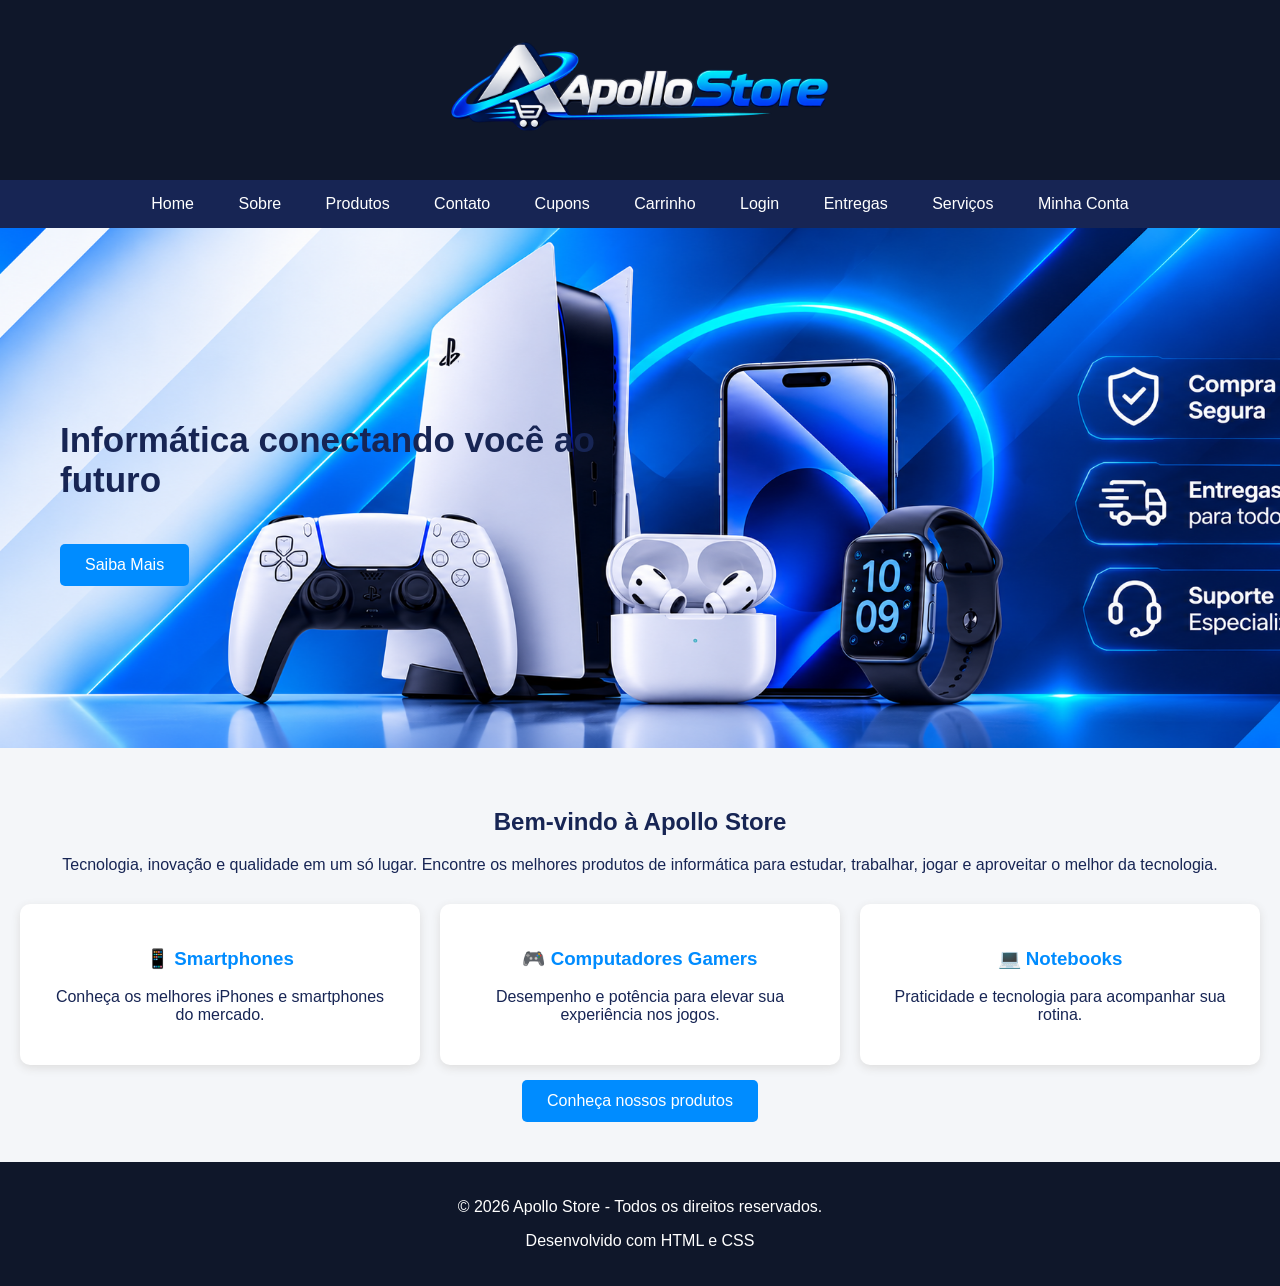
<file: index.html>
<!DOCTYPE html>
<html lang="pt-br">

<head>
    <meta charset="UTF-8">
    <meta name="viewport" content="width=device-width, initial-scale=1.0">
    <link rel="icon" type="image/png" href="./img/logo.png">

    <title>Apollo Store</title>

    <link rel="stylesheet" href="css/estilos.css">
</head>

<body>

    <header>

        <div class="logo">

            <img src="img/logo.png" alt="Logo">

        </div>

    </header>

    <nav>
        <a class="ativo" href="index.html">Home</a>
        <a href="sobre.html">Sobre</a>
        <a href="produtos.html">Produtos</a>
        <a href="contato.html">Contato</a>
        <a href="cupons.html">Cupons</a>
        <a href="carrinho.html">Carrinho</a>
        <a href="login.html">Login</a>
        <a href="entregas.html">Entregas</a>
        <a href="servicos.html">Serviços</a>
        <a href="minhaconta.html">Minha Conta</a>
    </nav>

    <main>

        <section class="banner" id="inicio">

            <div class="texto-banner">

                <h2>Informática conectando você ao futuro</h2>

                <a href="#sobre" class="botao">Saiba Mais</a>

            </div>

        </section>

        <section class="conteudo" id="sobre">

            <h2>Bem-vindo à Apollo Store</h2>

            <p class="descricao-home">
                Tecnologia, inovação e qualidade em um só lugar.
                Encontre os melhores produtos de informática para
                estudar, trabalhar, jogar e aproveitar o melhor da tecnologia.
            </p>

            <div class="cards">

                <div class="card">
                    <h3>📱 Smartphones</h3>
                    <p>Conheça os melhores iPhones e smartphones do mercado.</p>
                </div>

                <div class="card">
                    <h3>🎮 Computadores Gamers</h3>
                    <p>Desempenho e potência para elevar sua experiência nos jogos.</p>
                </div>

                <div class="card">
                    <h3>💻 Notebooks</h3>
                    <p>Praticidade e tecnologia para acompanhar sua rotina.</p>
                </div>

            </div>

            <a href="produtos.html" class="botao">
                Conheça nossos produtos
            </a>

        </section>

    </main>

    <footer id="contato">

        <p>&copy; 2026 Apollo Store - Todos os direitos reservados.</p>

        <p>Desenvolvido com HTML e CSS</p>

    </footer>

    <script src="js/scripts.js"></script>

</body>

</html>
</file>
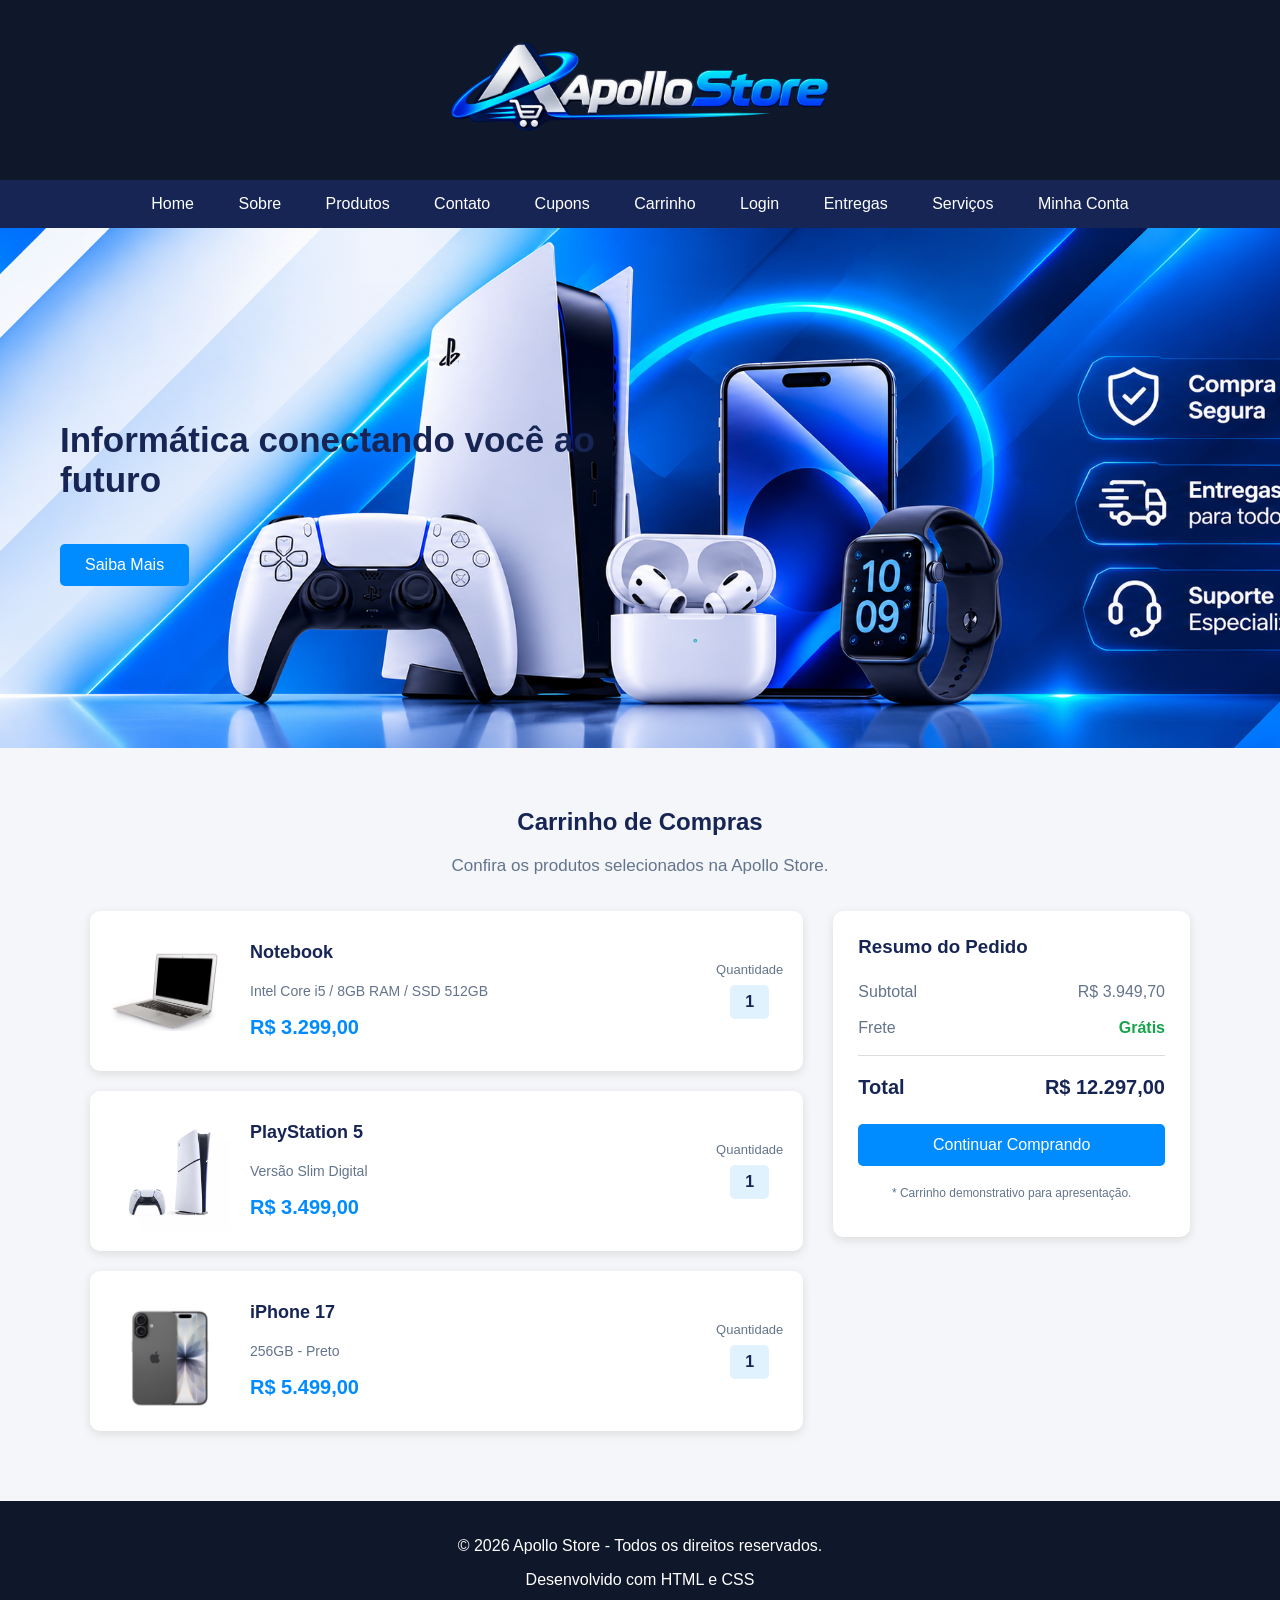
<file: carrinho.html>
<!DOCTYPE html>
<html lang="pt-br">

<head>
    <meta charset="UTF-8">
    <meta name="viewport" content="width=device-width, initial-scale=1.0">
    <link rel="icon" type="image/png" href="./img/logo.png">

    <title>Apollo Store</title>

    <link rel="stylesheet" href="css/estilos.css">
</head>

<body>

    <header>

        <div class="logo">

            <img src="img/logo.png" alt="Logo">

        </div>

    </header>

    <nav>
        <a href="index.html">Home</a>
        <a href="sobre.html">Sobre</a>
        <a href="produtos.html">Produtos</a>
        <a href="contato.html">Contato</a>
        <a href="cupons.html">Cupons</a>
        <a class="ativo" href="carrinho.html">Carrinho</a>
        <a href="login.html">Login</a>
        <a href="entregas.html">Entregas</a>
        <a href="servicos.html">Serviços</a>
        <a href="minhaconta.html">Minha Conta</a>
    </nav>

    <main>

        <section class="banner" id="inicio">

            <div class="texto-banner">

                <h2>Informática conectando você ao futuro</h2>

                <a href="#sobre" class="botao">Saiba Mais</a>

            </div>

        </section>

        <section class="conteudo">

            <h2>Carrinho de Compras</h2>

            <p class="descricao-carrinho">
                Confira os produtos selecionados na Apollo Store.
            </p>

            <div class="carrinho-container">

                <div class="carrinho-produtos">

                    <div class="produto-carrinho">

                        <img src="img/notebook.jpg" alt="Notebook">

                        <div class="produto-info">
                            <h3>Notebook</h3>
                            <p>Intel Core i5 / 8GB RAM / SSD 512GB</p>
                            <span class="preco-produto">R$ 3.299,00</span>
                        </div>

                        <div class="quantidade">
                            <span>Quantidade</span>
                            <strong>1</strong>
                        </div>

                    </div>

                    <div class="produto-carrinho">

                        <img src="img/PlayStation5.jpg" alt="PlayStation 5">

                        <div class="produto-info">
                            <h3>PlayStation 5</h3>
                            <p>Versão Slim Digital</p>
                            <span class="preco-produto">R$ 3.499,00</span>
                        </div>

                        <div class="quantidade">
                            <span>Quantidade</span>
                            <strong>1</strong>
                        </div>

                    </div>

                    <div class="produto-carrinho">

                        <img src="img/Iphone17.jpg" alt="Teclado Gamer">

                        <div class="produto-info">
                            <h3>iPhone 17</h3>
                            <p>256GB - Preto</p>
                            <span class="preco-produto">R$ 5.499,00</span>
                        </div>

                        <div class="quantidade">
                            <span>Quantidade</span>
                            <strong>1</strong>
                        </div>

                    </div>

                </div>

                <div class="resumo-carrinho">

                    <h3>Resumo do Pedido</h3>

                    <div class="resumo-linha">
                        <span>Subtotal</span>
                        <span>R$ 3.949,70</span>
                    </div>

                    <div class="resumo-linha">
                        <span>Frete</span>
                        <span class="frete-gratis">Grátis</span>
                    </div>

                    <div class="resumo-linha total">
                        <span>Total</span>
                        <span>R$ 12.297,00</span>
                    </div>

                    <a href="produtos.html" class="botao continuar-comprando">
                        Continuar Comprando
                    </a>

                    <p class="aviso-carrinho">
                        * Carrinho demonstrativo para apresentação.
                    </p>

                </div>

            </div>

        </section>

    </main>

    <footer id="contato">

        <p>&copy; 2026 Apollo Store - Todos os direitos reservados.</p>

        <p>Desenvolvido com HTML e CSS</p>

    </footer>

    <script src="js/scripts.js"></script>

</body>

</html>
</file>
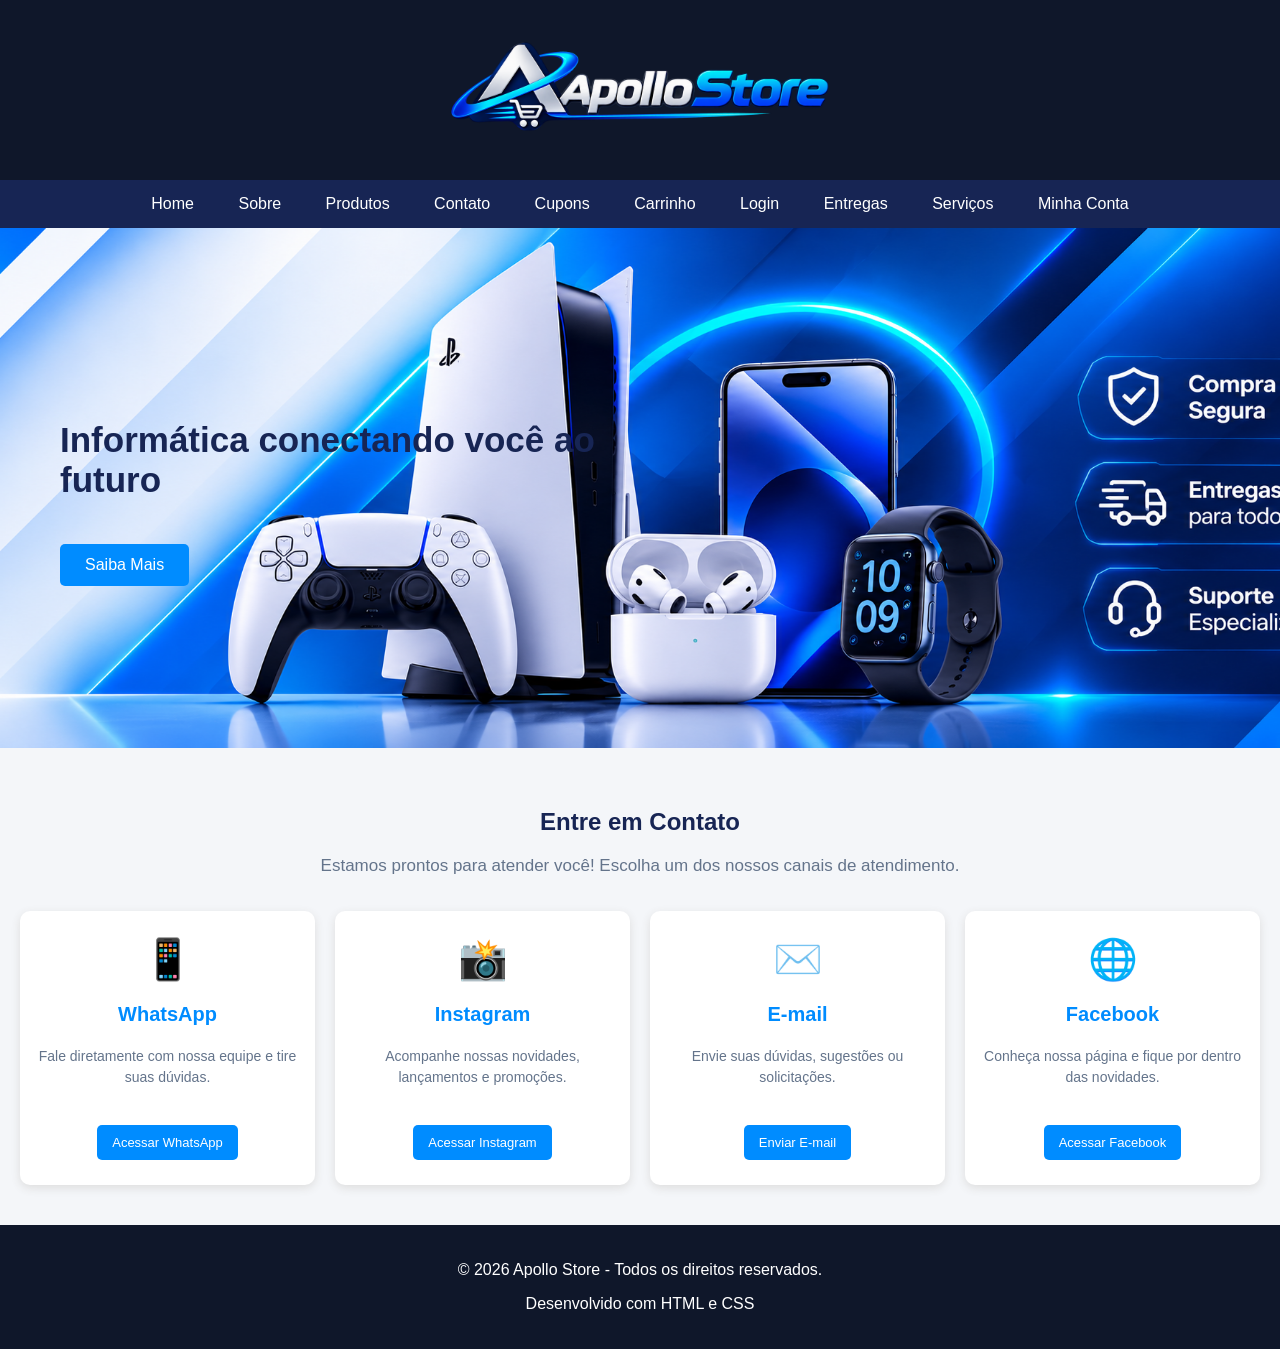
<file: contato.html>
<!DOCTYPE html>
<html lang="pt-br">

<head>
    <meta charset="UTF-8">
    <meta name="viewport" content="width=device-width, initial-scale=1.0">
    <link rel="icon" type="image/png" href="./img/logo.png">

    <title>Apollo Store</title>

    <link rel="stylesheet" href="css/estilos.css">
</head>

<body>

    <header>

        <div class="logo">

            <img src="img/logo.png" alt="Logo">

        </div>

    </header>

    <nav>
        <a href="index.html">Home</a>
        <a href="sobre.html">Sobre</a>
        <a href="produtos.html">Produtos</a>
        <a class="ativo" href="contato.html">Contato</a>
        <a href="cupons.html">Cupons</a>
        <a href="carrinho.html">Carrinho</a>
        <a href="login.html">Login</a>
        <a href="entregas.html">Entregas</a>
        <a href="servicos.html">Serviços</a>
        <a href="minhaconta.html">Minha Conta</a>
    </nav>

    <main>

        <section class="banner" id="inicio">

            <div class="texto-banner">

                <h2>Informática conectando você ao futuro</h2>

                <a href="#sobre" class="botao">Saiba Mais</a>

            </div>

        </section>

        <section class="conteudo">

            <h2>Entre em Contato</h2>

            <p class="descricao-contato">
                Estamos prontos para atender você!
                Escolha um dos nossos canais de atendimento.
            </p>

            <div class="contatos">

                <div class="contato-card">

                    <div class="icone-contato">📱</div>

                    <h3>WhatsApp</h3>

                    <p>
                        Fale diretamente com nossa equipe
                        e tire suas dúvidas.
                    </p>

                    <a href="https://wa.me/5500000000000"
                       target="_blank">
                        Acessar WhatsApp
                    </a>

                </div>

                <div class="contato-card">

                    <div class="icone-contato">📸</div>

                    <h3>Instagram</h3>

                    <p>
                        Acompanhe nossas novidades,
                        lançamentos e promoções.
                    </p>

                    <a href="https://www.instagram.com/"
                       target="_blank">
                        Acessar Instagram
                    </a>

                </div>

                <div class="contato-card">

                    <div class="icone-contato">✉️</div>

                    <h3>E-mail</h3>

                    <p>
                        Envie suas dúvidas, sugestões
                        ou solicitações.
                    </p>

                    <a href="mailto:contato@apollostore.com.br">
                        Enviar E-mail
                    </a>

                </div>

                <div class="contato-card">

                    <div class="icone-contato">🌐</div>

                    <h3>Facebook</h3>

                    <p>
                        Conheça nossa página e fique
                        por dentro das novidades.
                    </p>

                    <a href="https://www.facebook.com/"
                       target="_blank">
                        Acessar Facebook
                    </a>

                </div>

            </div>

        </section>

    </main>

    <footer id="contato">

        <p>&copy; 2026 Apollo Store - Todos os direitos reservados.</p>

        <p>Desenvolvido com HTML e CSS</p>

    </footer>

    <script src="js/scripts.js"></script>

</body>

</html>
</file>
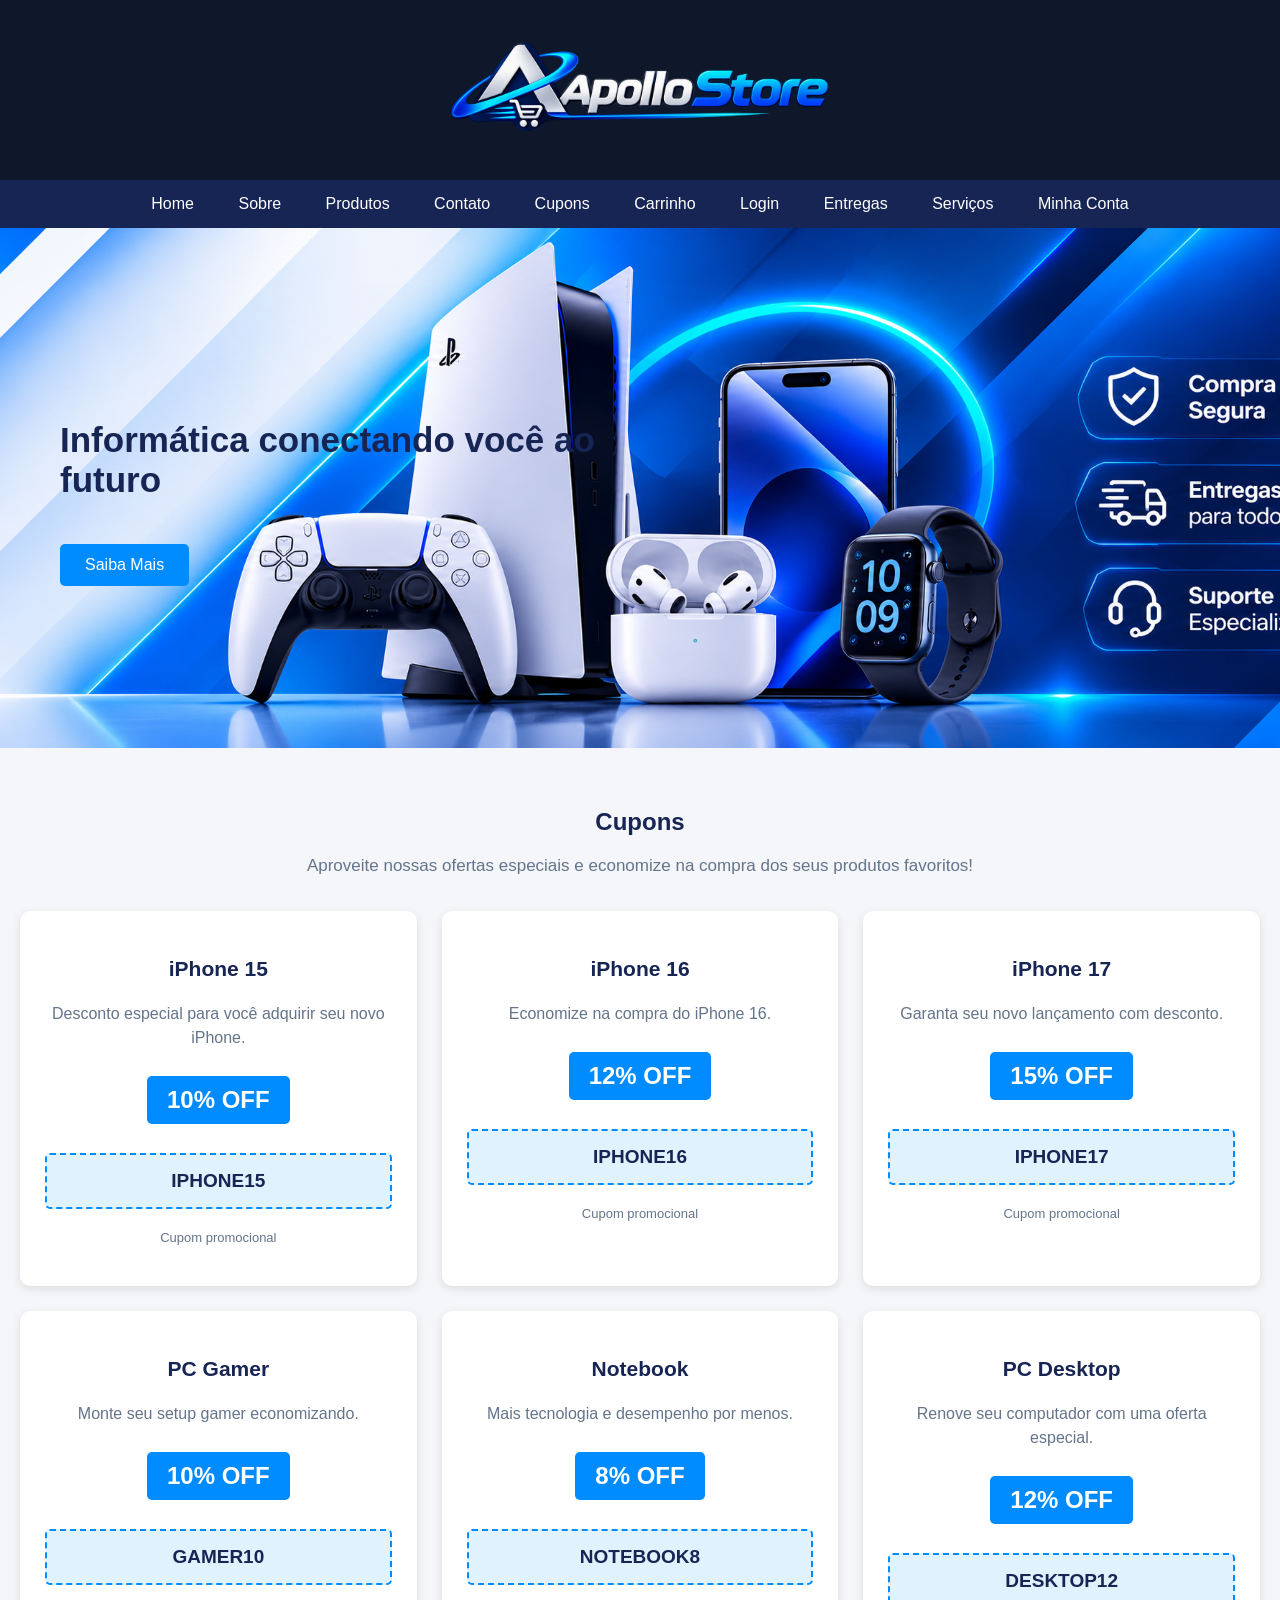
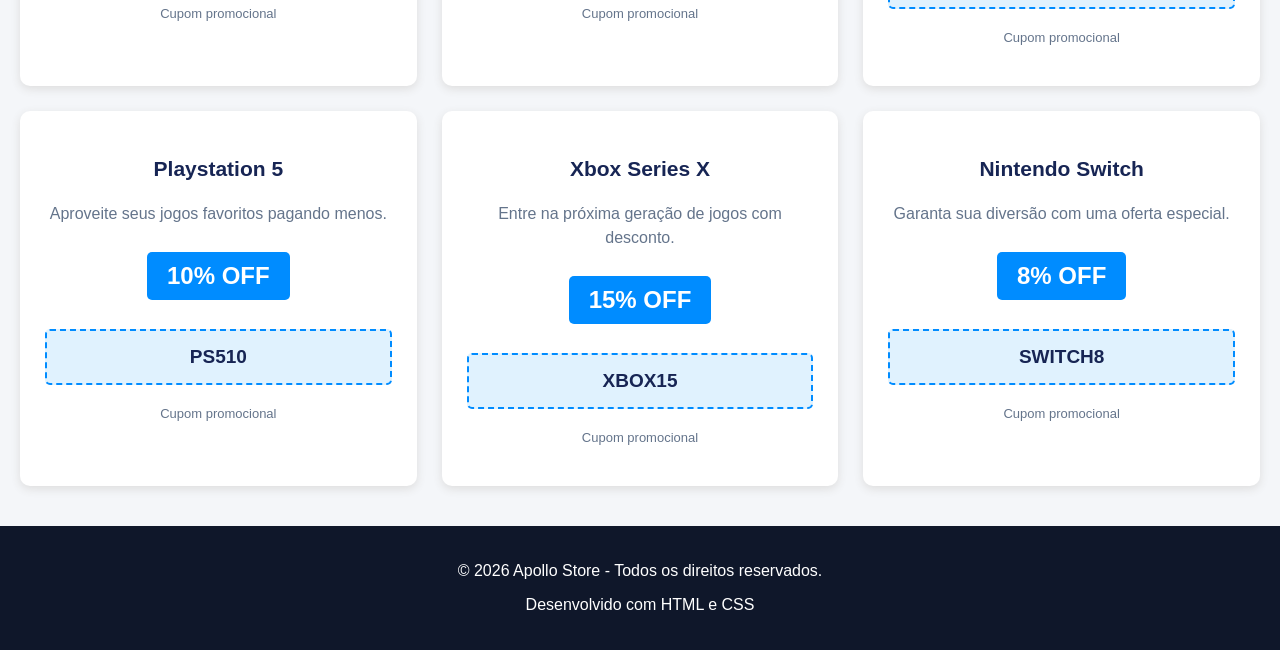
<file: cupons.html>
<!DOCTYPE html>
<html lang="pt-br">

<head>
    <meta charset="UTF-8">
    <meta name="viewport" content="width=device-width, initial-scale=1.0">
    <link rel="icon" type="image/png" href="./img/logo.png">

    <title>Apollo Store</title>

    <link rel="stylesheet" href="css/estilos.css">
</head>

<body>

    <header>

        <div class="logo">

            <img src="img/logo.png" alt="Logo">

        </div>

    </header>

    <nav>
        <a href="index.html">Home</a>
        <a href="sobre.html">Sobre</a>
        <a href="produtos.html">Produtos</a>
        <a href="contato.html">Contato</a>
        <a class="ativo" href="cupons.html">Cupons</a>
        <a href="carrinho.html">Carrinho</a>
        <a href="login.html">Login</a>
        <a href="entregas.html">Entregas</a>
        <a href="servicos.html">Serviços</a>
        <a href="minhaconta.html">Minha Conta</a>
    </nav>

    <main>

        <section class="banner" id="inicio">

            <div class="texto-banner">

                <h2>Informática conectando você ao futuro</h2>

                <a href="#sobre" class="botao">Saiba Mais</a>

            </div>

        </section>

        <section class="conteudo">

            <h2>Cupons</h2>

            <p class="descricao-cupons">
                Aproveite nossas ofertas especiais e economize na compra
                dos seus produtos favoritos!
            </p>

            <div class="cupons">

                <div class="cupom-card">
                    <h3>iPhone 15</h3>
                    <p>Desconto especial para você adquirir seu novo iPhone.</p>
                    <span class="desconto">10% OFF</span>
                    <p class="codigo">IPHONE15</p>
                    <p class="validade">Cupom promocional</p>
                </div>

                <div class="cupom-card">
                    <h3>iPhone 16</h3>
                    <p>Economize na compra do iPhone 16.</p>
                    <span class="desconto">12% OFF</span>
                    <p class="codigo">IPHONE16</p>
                    <p class="validade">Cupom promocional</p>
                </div>

                <div class="cupom-card">
                    <h3>iPhone 17</h3>
                    <p>Garanta seu novo lançamento com desconto.</p>
                    <span class="desconto">15% OFF</span>
                    <p class="codigo">IPHONE17</p>
                    <p class="validade">Cupom promocional</p>
                </div>

                <div class="cupom-card">
                    <h3>PC Gamer</h3>
                    <p>Monte seu setup gamer economizando.</p>
                    <span class="desconto">10% OFF</span>
                    <p class="codigo">GAMER10</p>
                    <p class="validade">Cupom promocional</p>
                </div>

                <div class="cupom-card">
                    <h3>Notebook</h3>
                    <p>Mais tecnologia e desempenho por menos.</p>
                    <span class="desconto">8% OFF</span>
                    <p class="codigo">NOTEBOOK8</p>
                    <p class="validade">Cupom promocional</p>
                </div>

                <div class="cupom-card">
                    <h3>PC Desktop</h3>
                    <p>Renove seu computador com uma oferta especial.</p>
                    <span class="desconto">12% OFF</span>
                    <p class="codigo">DESKTOP12</p>
                    <p class="validade">Cupom promocional</p>
                </div>

                <div class="cupom-card">
                    <h3>Playstation 5</h3>
                    <p>Aproveite seus jogos favoritos pagando menos.</p>
                    <span class="desconto">10% OFF</span>
                    <p class="codigo">PS510</p>
                    <p class="validade">Cupom promocional</p>
                </div>

                <div class="cupom-card">
                    <h3>Xbox Series X</h3>
                    <p>Entre na próxima geração de jogos com desconto.</p>
                    <span class="desconto">15% OFF</span>
                    <p class="codigo">XBOX15</p>
                    <p class="validade">Cupom promocional</p>
                </div>

                <div class="cupom-card">
                    <h3>Nintendo Switch</h3>
                    <p>Garanta sua diversão com uma oferta especial.</p>
                    <span class="desconto">8% OFF</span>
                    <p class="codigo">SWITCH8</p>
                    <p class="validade">Cupom promocional</p>
                </div>

            </div>

        </section>

    </main>

    <footer id="contato">

        <p>&copy; 2026 Apollo Store - Todos os direitos reservados.</p>

        <p>Desenvolvido com HTML e CSS</p>

    </footer>

    <script src="js/scripts.js"></script>

</body>

</html>
</file>
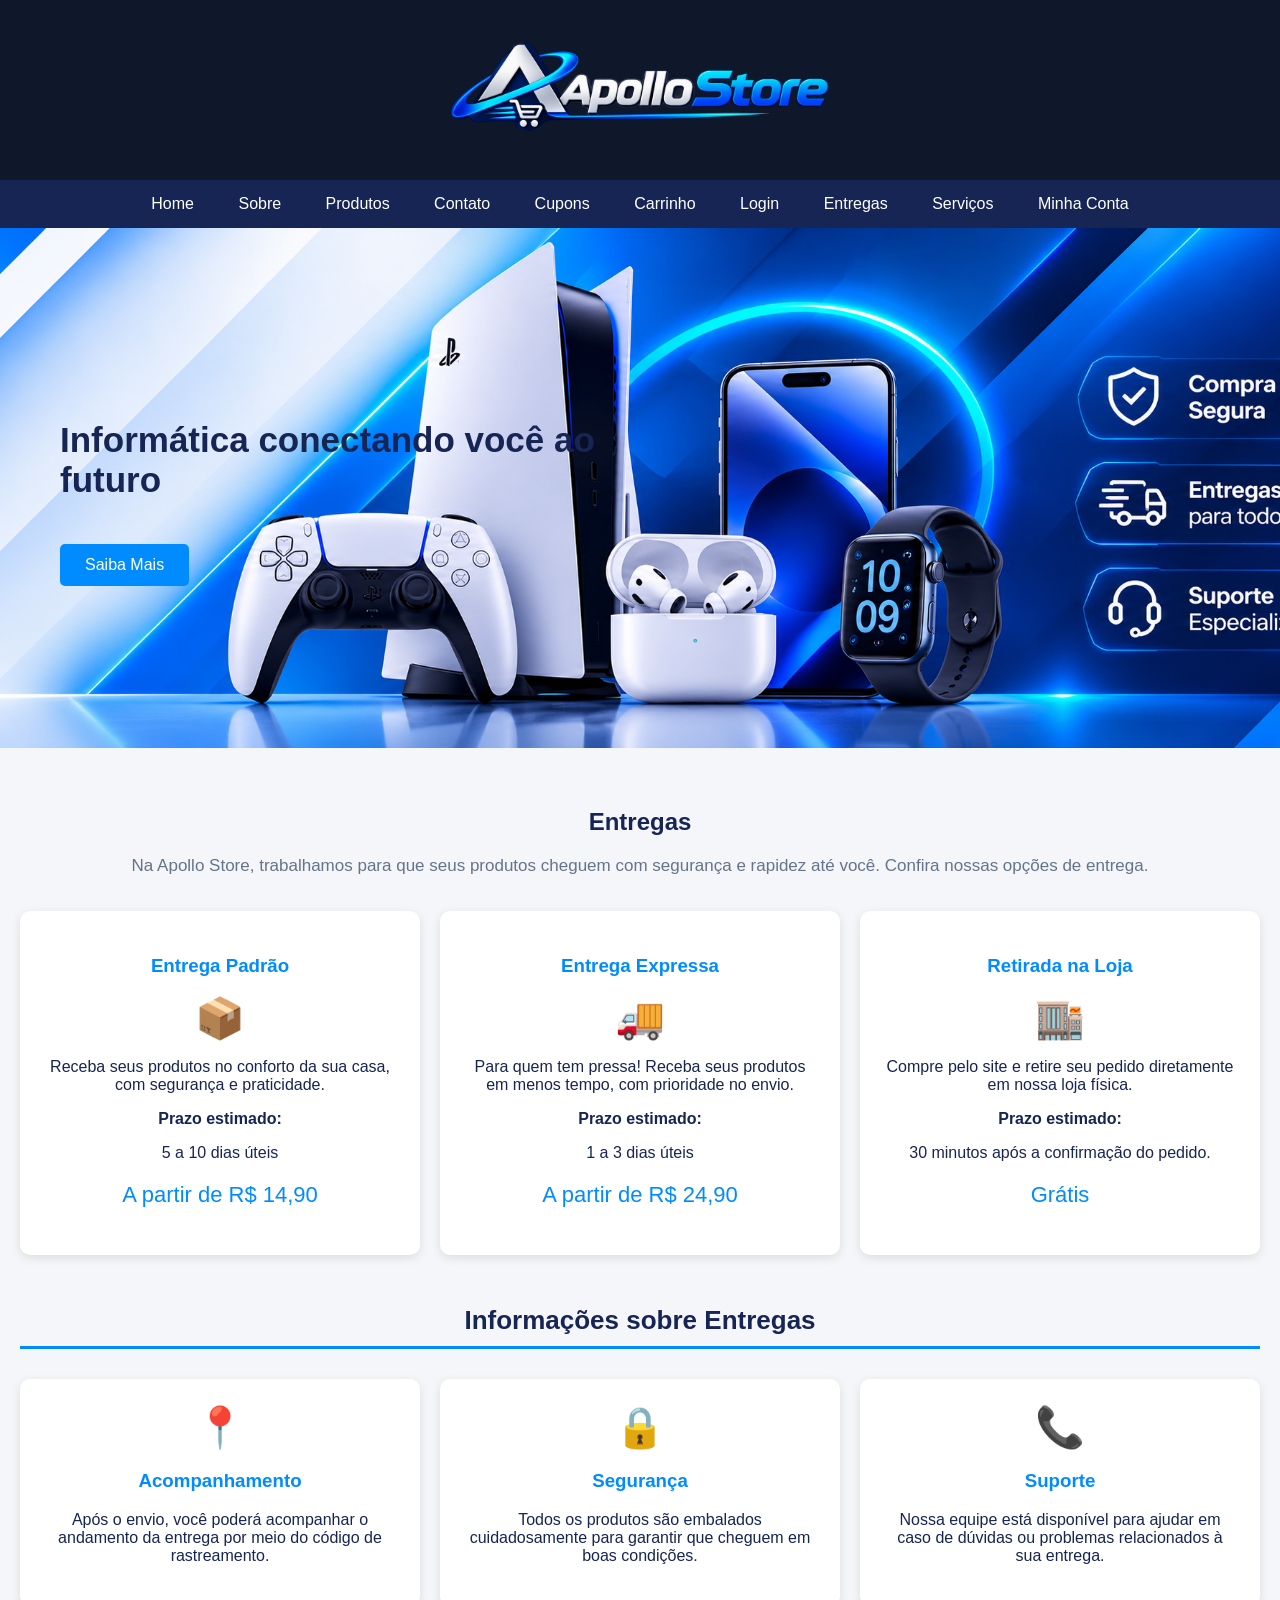
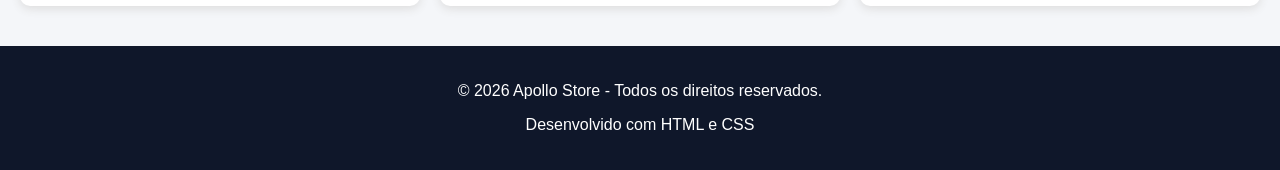
<file: entregas.html>
<!DOCTYPE html>
<html lang="pt-br">

<head>
    <meta charset="UTF-8">
    <meta name="viewport" content="width=device-width, initial-scale=1.0">
    <link rel="icon" type="image/png" href="./img/logo.png">

    <title>Apollo Store</title>

    <link rel="stylesheet" href="css/estilos.css">
</head>

<body>

    <header>

        <div class="logo">

            <img src="img/logo.png" alt="Logo">

        </div>

    </header>

    <nav>
        <a href="index.html">Home</a>
        <a href="sobre.html">Sobre</a>
        <a href="produtos.html">Produtos</a>
        <a href="contato.html">Contato</a>
        <a href="cupons.html">Cupons</a>
        <a href="carrinho.html">Carrinho</a>
        <a href="login.html">Login</a>
        <a class="ativo" href="entregas.html">Entregas</a>
        <a href="servicos.html">Serviços</a>
        <a href="minhaconta.html">Minha Conta</a>
    </nav>

    <main>

        <section class="banner" id="inicio">

            <div class="texto-banner">

                <h2>Informática conectando você ao futuro</h2>

                <a href="#sobre" class="botao">Saiba Mais</a>

            </div>

        </section>

        <section class="conteudo" id="sobre">

            <h2>Entregas</h2>

            <p class="descricao-contato">
                Na Apollo Store, trabalhamos para que seus produtos
                cheguem com segurança e rapidez até você.
                Confira nossas opções de entrega.
            </p>

            <div class="cards">

                <div class="card">

                    <h3>Entrega Padrão</h3>

                    <div class="icone-contato">📦</div>

                    <p>
                        Receba seus produtos no conforto da sua casa,
                        com segurança e praticidade.
                    </p>

                    <p><strong>Prazo estimado:</strong></p>
                    <p>5 a 10 dias úteis</p>

                    <p class="preco">A partir de R$ 14,90</p>

                </div>

                <div class="card">

                    <h3>Entrega Expressa</h3>

                    <div class="icone-contato">🚚</div>

                    <p>
                        Para quem tem pressa! Receba seus produtos
                        em menos tempo, com prioridade no envio.
                    </p>

                    <p><strong>Prazo estimado:</strong></p>
                    <p>1 a 3 dias úteis</p>

                    <p class="preco">A partir de R$ 24,90</p>

                </div>

                <div class="card">

                    <h3>Retirada na Loja</h3>

                    <div class="icone-contato">🏬</div>

                    <p>
                        Compre pelo site e retire seu pedido
                        diretamente em nossa loja física.
                    </p>

                    <p><strong>Prazo estimado:</strong></p>
                    <p>30 minutos após a confirmação do pedido.</p>

                    <p class="preco">Grátis</p>

                </div>

            </div>

            <div class="categoria">

                <h2>Informações sobre Entregas</h2>

                <div class="cards">

                    <div class="card">

                        <div class="icone-contato">📍</div>

                        <h3>Acompanhamento</h3>

                        <p>
                            Após o envio, você poderá acompanhar
                            o andamento da entrega por meio do
                            código de rastreamento.
                        </p>

                    </div>

                    <div class="card">

                        <div class="icone-contato">🔒</div>

                        <h3>Segurança</h3>

                        <p>
                            Todos os produtos são embalados
                            cuidadosamente para garantir que
                            cheguem em boas condições.
                        </p>

                    </div>

                    <div class="card">

                        <div class="icone-contato">📞</div>

                        <h3>Suporte</h3>

                        <p>
                            Nossa equipe está disponível para
                            ajudar em caso de dúvidas ou problemas
                            relacionados à sua entrega.
                        </p>

                    </div>

                </div>

            </div>

        </section>

    </main>

    <footer id="contato">

        <p>&copy; 2026 Apollo Store - Todos os direitos reservados.</p>

        <p>Desenvolvido com HTML e CSS</p>

    </footer>

    <script src="js/scripts.js"></script>

</body>

</html>
</file>
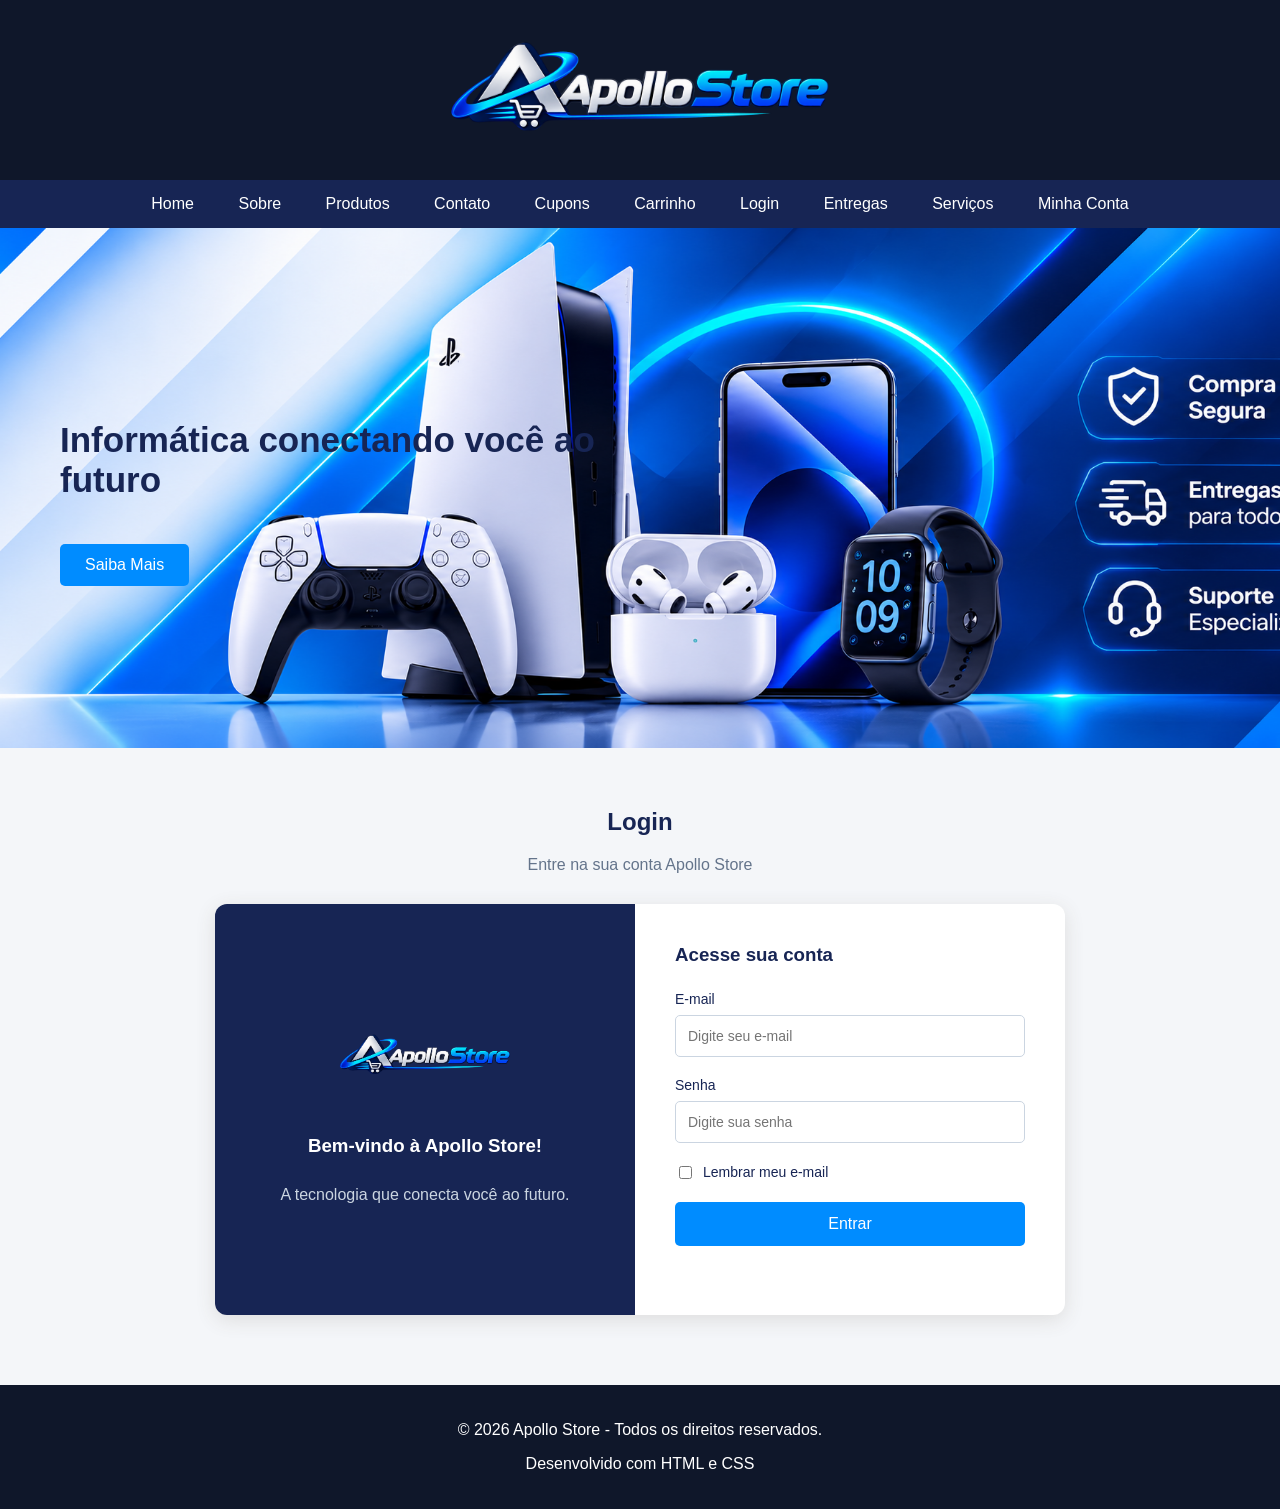
<file: login.html>
<!DOCTYPE html>
<html lang="pt-br">

<head>
    <meta charset="UTF-8">
    <meta name="viewport" content="width=device-width, initial-scale=1.0">
    <link rel="icon" type="image/png" href="./img/logo.png">

    <title>Apollo Store</title>

    <link rel="stylesheet" href="css/estilos.css">
</head>

<body>

    <header>

        <div class="logo">

            <img src="img/logo.png" alt="Logo">

        </div>

    </header>

    <nav>
        <a href="index.html">Home</a>
        <a href="sobre.html">Sobre</a>
        <a href="produtos.html">Produtos</a>
        <a href="contato.html">Contato</a>
        <a href="cupons.html">Cupons</a>
        <a href="carrinho.html">Carrinho</a>
        <a href="login.html">Login</a>
        <a href="entregas.html">Entregas</a>
        <a href="servicos.html">Serviços</a>
        <a href="minhaconta.html">Minha Conta</a>
    </nav>

    <main>

        <section class="banner" id="inicio">

            <div class="texto-banner">

                <h2>Informática conectando você ao futuro</h2>

                <a href="#sobre" class="botao">Saiba Mais</a>

            </div>

        </section>

        <section class="conteudo">

            <h2>Login</h2>

            <p class="descricao-login">
                Entre na sua conta Apollo Store
            </p>

            <div class="login-container">

                <div class="login-imagem">
                    <img src="img/logo.png" alt="Apollo Store">

                    <h3>Bem-vindo à Apollo Store!</h3>

                    <p>
                        A tecnologia que conecta você ao futuro.
                    </p>
                </div>

                <div class="login-formulario">

                    <h3>Acesse sua conta</h3>

                    <form id="formulario-login">

                        <label for="email">E-mail</label>

                        <input
                            type="email"
                            id="email"
                            placeholder="Digite seu e-mail"
                            required
                        >

                        <label for="senha">Senha</label>

                        <input
                            type="password"
                            id="senha"
                            placeholder="Digite sua senha"
                            required
                        >

                        <div class="lembrar-login">

                            <input type="checkbox" id="lembrar">

                            <label for="lembrar">
                                Lembrar meu e-mail
                            </label>

                        </div>

                        <button type="submit" class="botao-login">
                            Entrar
                        </button>

                        <p id="mensagem-login"></p>

                    </form>

                </div>

            </div>

        </section>

    </main>

    <footer id="contato">

        <p>&copy; 2026 Apollo Store - Todos os direitos reservados.</p>

        <p>Desenvolvido com HTML e CSS</p>

    </footer>

    <script src="js/scripts.js"></script>

</body>

</html>
</file>
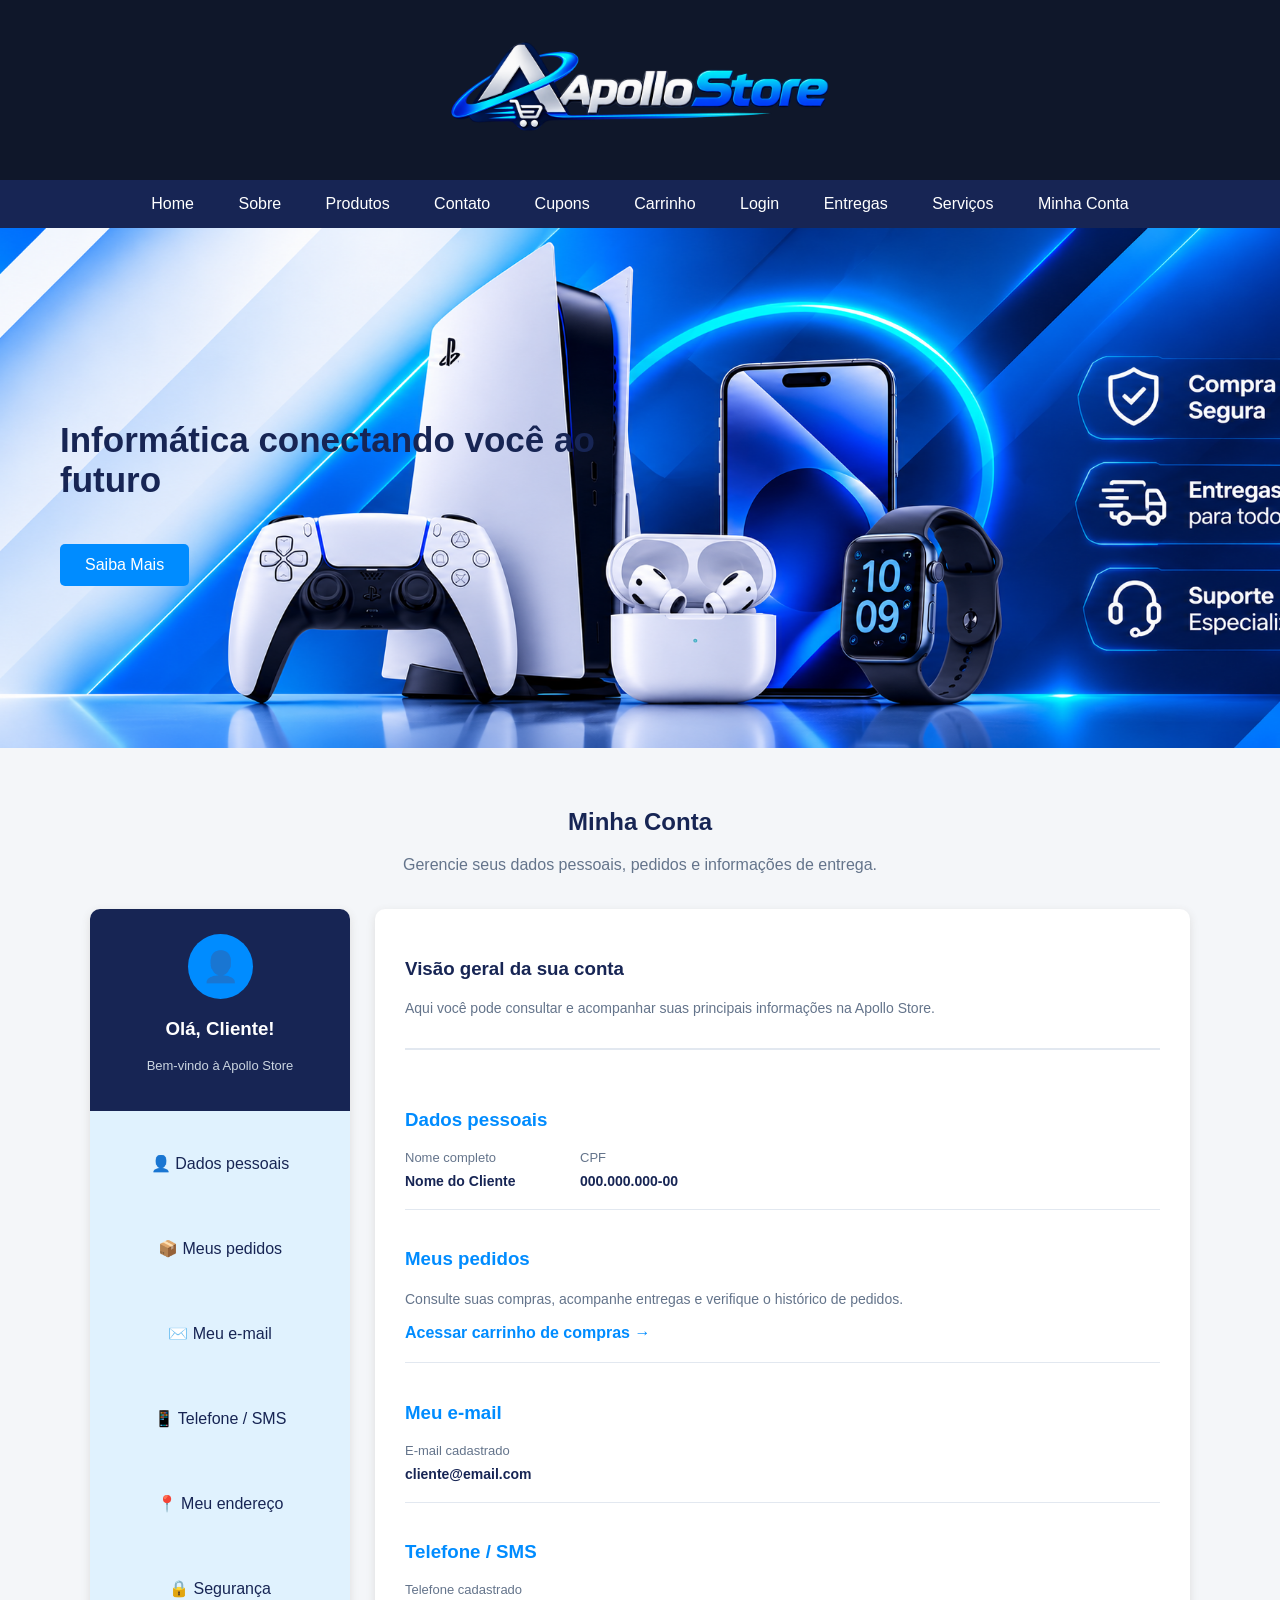
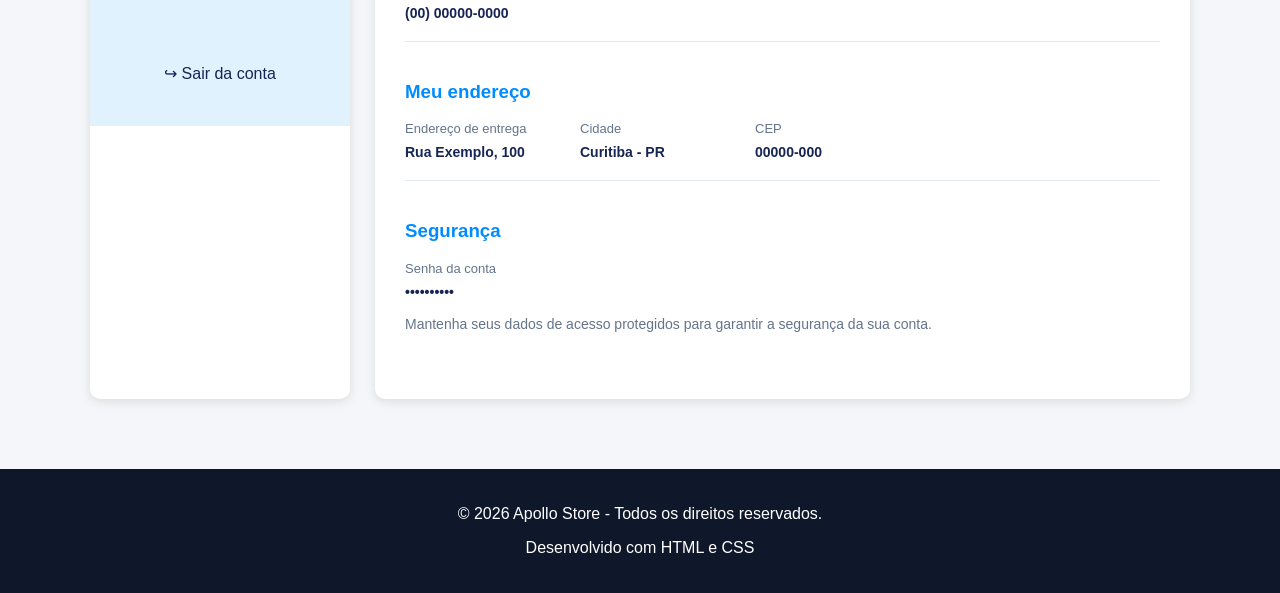
<file: minhaconta.html>
<!DOCTYPE html>
<html lang="pt-br">

<head>
    <meta charset="UTF-8">
    <meta name="viewport" content="width=device-width, initial-scale=1.0">
    <link rel="icon" type="image/png" href="./img/logo.png">

    <title>Apollo Store</title>

    <link rel="stylesheet" href="css/estilos.css">
</head>

<body>

    <!-- Cabeçalho -->
    <header>

        <div class="logo">

            <!-- Espaço para a logo -->
            <img src="img/logo.png" alt="Logo">

        </div>

    </header>

    <!-- Menu de navegação -->
    <nav>
        <a href="index.html">Home</a>
        <a href="sobre.html">Sobre</a>
        <a href="produtos.html">Produtos</a>
        <a href="contato.html">Contato</a>
        <a href="cupons.html">Cupons</a>
        <a href="carrinho.html">Carrinho</a>
        <a href="login.html">Login</a>
        <a href="entregas.html">Entregas</a>
        <a href="servicos.html">Serviços</a>
        <a class="ativo" href="minhaconta.html">Minha Conta</a>
    </nav>

    <main>

        <!-- Banner principal -->
        <section class="banner" id="inicio">

            <div class="texto-banner">

                <h2>Informática conectando você ao futuro</h2>

                <a href="#sobre" class="botao">Saiba Mais</a>

            </div>

        </section>

        
        <section class="conteudo">

    <h2>Minha Conta</h2>

    <p class="descricao-conta">
        Gerencie seus dados pessoais, pedidos e informações de entrega.
    </p>

    <div class="conta-container">

        <!-- Menu lateral -->
        <aside class="conta-menu">

            <div class="conta-perfil">
                <div class="perfil-icone">👤</div>
                <h3>Olá, Cliente!</h3>
                <p>Bem-vindo à Apollo Store</p>
            </div>

            <nav class="menu-conta">
                <a href="#dados">👤 Dados pessoais</a>
                <a href="#pedidos">📦 Meus pedidos</a>
                <a href="#email">✉️ Meu e-mail</a>
                <a href="#telefone">📱 Telefone / SMS</a>
                <a href="#endereco">📍 Meu endereço</a>
                <a href="#seguranca">🔒 Segurança</a>
                <a href="login.html">↪ Sair da conta</a>
            </nav>

        </aside>

        <!-- Informações da conta -->
        <div class="conta-informacoes">

            <div class="conta-boas-vindas">
                <h3>Visão geral da sua conta</h3>
                <p>
                    Aqui você pode consultar e acompanhar suas
                    principais informações na Apollo Store.
                </p>
            </div>

            <!-- Dados pessoais -->
            <div class="conta-secao" id="dados">
                <h3>Dados pessoais</h3>

                <div class="dados-linha">
                    <div>
                        <span>Nome completo</span>
                        <strong>Nome do Cliente</strong>
                    </div>

                    <div>
                        <span>CPF</span>
                        <strong>000.000.000-00</strong>
                    </div>
                </div>
            </div>

            <!-- Pedidos -->
            <div class="conta-secao" id="pedidos">
                <h3>Meus pedidos</h3>

                <p>
                    Consulte suas compras, acompanhe entregas
                    e verifique o histórico de pedidos.
                </p>

                <a href="carrinho.html" class="conta-link">
                    Acessar carrinho de compras →
                </a>
            </div>

            <!-- E-mail -->
            <div class="conta-secao" id="email">
                <h3>Meu e-mail</h3>

                <div class="dados-linha">
                    <div>
                        <span>E-mail cadastrado</span>
                        <strong>cliente@email.com</strong>
                    </div>
                </div>
            </div>

            <!-- Telefone -->
            <div class="conta-secao" id="telefone">
                <h3>Telefone / SMS</h3>

                <div class="dados-linha">
                    <div>
                        <span>Telefone cadastrado</span>
                        <strong>(00) 00000-0000</strong>
                    </div>
                </div>
            </div>

            <!-- Endereço -->
            <div class="conta-secao" id="endereco">
                <h3>Meu endereço</h3>

                <div class="dados-linha">
                    <div>
                        <span>Endereço de entrega</span>
                        <strong>Rua Exemplo, 100</strong>
                    </div>

                    <div>
                        <span>Cidade</span>
                        <strong>Curitiba - PR</strong>
                    </div>

                    <div>
                        <span>CEP</span>
                        <strong>00000-000</strong>
                    </div>
                </div>
            </div>

            <!-- Segurança -->
            <div class="conta-secao" id="seguranca">
                <h3>Segurança</h3>

                <div class="dados-linha">
                    <div>
                        <span>Senha da conta</span>
                        <strong>••••••••••</strong>
                    </div>
                </div>

                <p>
                    Mantenha seus dados de acesso protegidos
                    para garantir a segurança da sua conta.
                </p>
            </div>

        </div>

    </div>

</section>

    </main>

    <!-- Rodapé -->
    <footer id="contato">

        <p>&copy; 2026 Apollo Store - Todos os direitos reservados.</p>

        <p>Desenvolvido com HTML e CSS</p>

    </footer>

    <script src="js/scripts.js"></script>

</body>

</html>
</file>
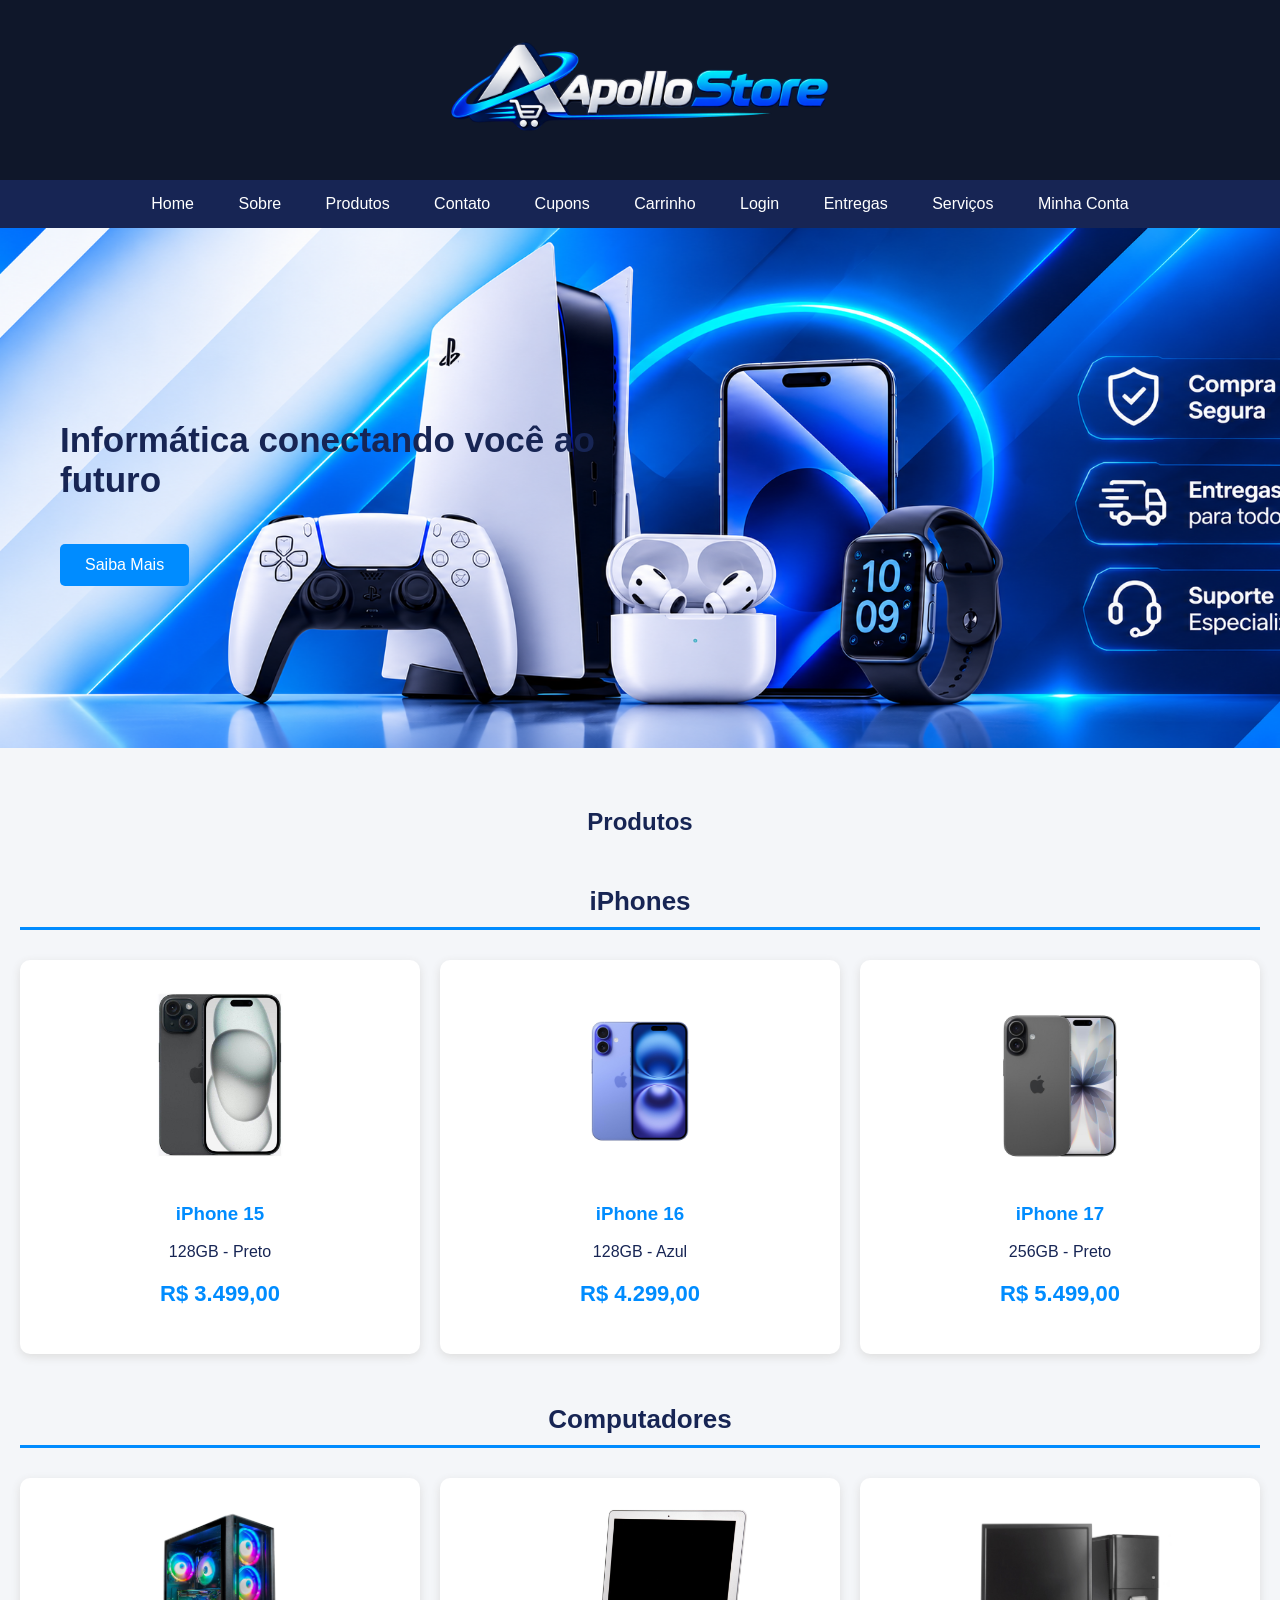
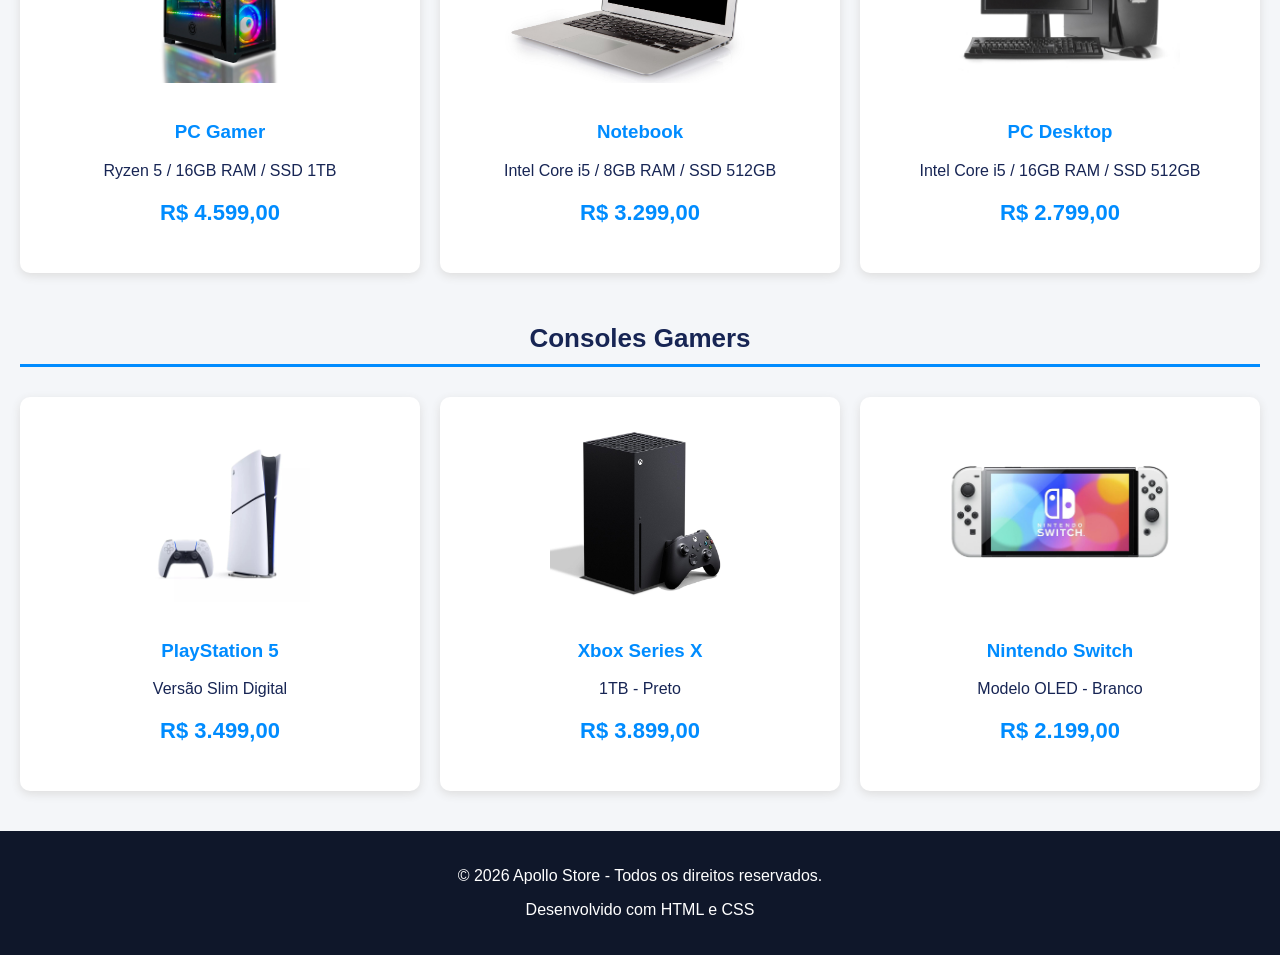
<file: produtos.html>
<!DOCTYPE html>
<html lang="pt-br">

<head>
    <meta charset="UTF-8">
    <meta name="viewport" content="width=device-width, initial-scale=1.0">
    <link rel="icon" type="image/png" href="./img/logo.png">

    <title>Apollo Store</title>

    <link rel="stylesheet" href="css/estilos.css">
</head>

<body>

    <header>

        <div class="logo">

            <img src="img/logo.png" alt="Logo">

        </div>

    </header>

    <nav>
        <a href="index.html">Home</a>
        <a href="sobre.html">Sobre</a>
        <a class="ativo" href="produtos.html">Produtos</a>
        <a href="contato.html">Contato</a>
        <a href="cupons.html">Cupons</a>
        <a href="carrinho.html">Carrinho</a>
        <a href="login.html">Login</a>
        <a href="entregas.html">Entregas</a>
        <a href="servicos.html">Serviços</a>
        <a href="minhaconta.html">Minha Conta</a>
    </nav>

    <main>

        <section class="banner" id="inicio">

            <div class="texto-banner">

                <h2>Informática conectando você ao futuro</h2>

                <a href="#sobre" class="botao">Saiba Mais</a>

            </div>

        </section>

        <section class="conteudo">

            <h2>Produtos</h2>

            <div class="categoria">

                <h2>iPhones</h2>

                <div class="cards">

                    <div class="card">

                        <img src="img/iphone15.jpg" alt="iPhone 15">

                        <h3>iPhone 15</h3>

                        <p>128GB - Preto</p>

                        <h3 class="preco">R$ 3.499,00</h3>

                    </div>

                    <div class="card">

                        <img src="img/Iphone16.jpg" alt="iPhone 16">

                        <h3>iPhone 16</h3>

                        <p>128GB - Azul</p>

                        <h3 class="preco">R$ 4.299,00</h3>

                    </div>

                    <div class="card">

                        <img src="img/Iphone17.jpg" alt="iPhone 17">

                        <h3>iPhone 17</h3>

                        <p>256GB - Preto</p>

                        <h3 class="preco">R$ 5.499,00</h3>

                    </div>

                </div>

            </div>

            <div class="categoria">

                <h2>Computadores</h2>

                <div class="cards">

                    <div class="card">

                        <img src="img/pcgamer.jpg" alt="PC Gamer">

                        <h3>PC Gamer</h3>

                        <p>Ryzen 5 / 16GB RAM / SSD 1TB</p>

                        <h3 class="preco">R$ 4.599,00</h3>

                    </div>

                    <div class="card">

                        <img src="img/notebook.jpg" alt="Notebook">

                        <h3>Notebook</h3>

                        <p>Intel Core i5 / 8GB RAM / SSD 512GB</p>

                        <h3 class="preco">R$ 3.299,00</h3>

                    </div>

                    <div class="card">

                        <img src="img/PcDeckstop.jpg" alt="PC Desktop">

                        <h3>PC Desktop</h3>

                        <p>Intel Core i5 / 16GB RAM / SSD 512GB</p>

                        <h3 class="preco">R$ 2.799,00</h3>

                    </div>

                </div>

            </div>

            <div class="categoria">

                <h2>Consoles Gamers</h2>

                <div class="cards">

                    <div class="card">

                        <img src="img/PlayStation5.jpg" alt="PlayStation 5">

                        <h3>PlayStation 5</h3>

                        <p>Versão Slim Digital</p>

                        <h3 class="preco">R$ 3.499,00</h3>

                    </div>

                    <div class="card">

                        <img src="img/Xbox.jpg" alt="Xbox Series X">

                        <h3>Xbox Series X</h3>

                        <p>1TB - Preto</p>

                        <h3 class="preco">R$ 3.899,00</h3>

                    </div>

                    <div class="card">

                        <img src="img/NitendoSw.jpg" alt="Nintendo Switch">

                        <h3>Nintendo Switch</h3>

                        <p>Modelo OLED - Branco</p>

                        <h3 class="preco">R$ 2.199,00</h3>

                    </div>

                </div>

            </div>

        </section>

    </main>

    <footer id="contato">

        <p>&copy; 2026 Apollo Store - Todos os direitos reservados.</p>

        <p>Desenvolvido com HTML e CSS</p>

    </footer>

    <script src="js/scripts.js"></script>

</body>

</html>
</file>
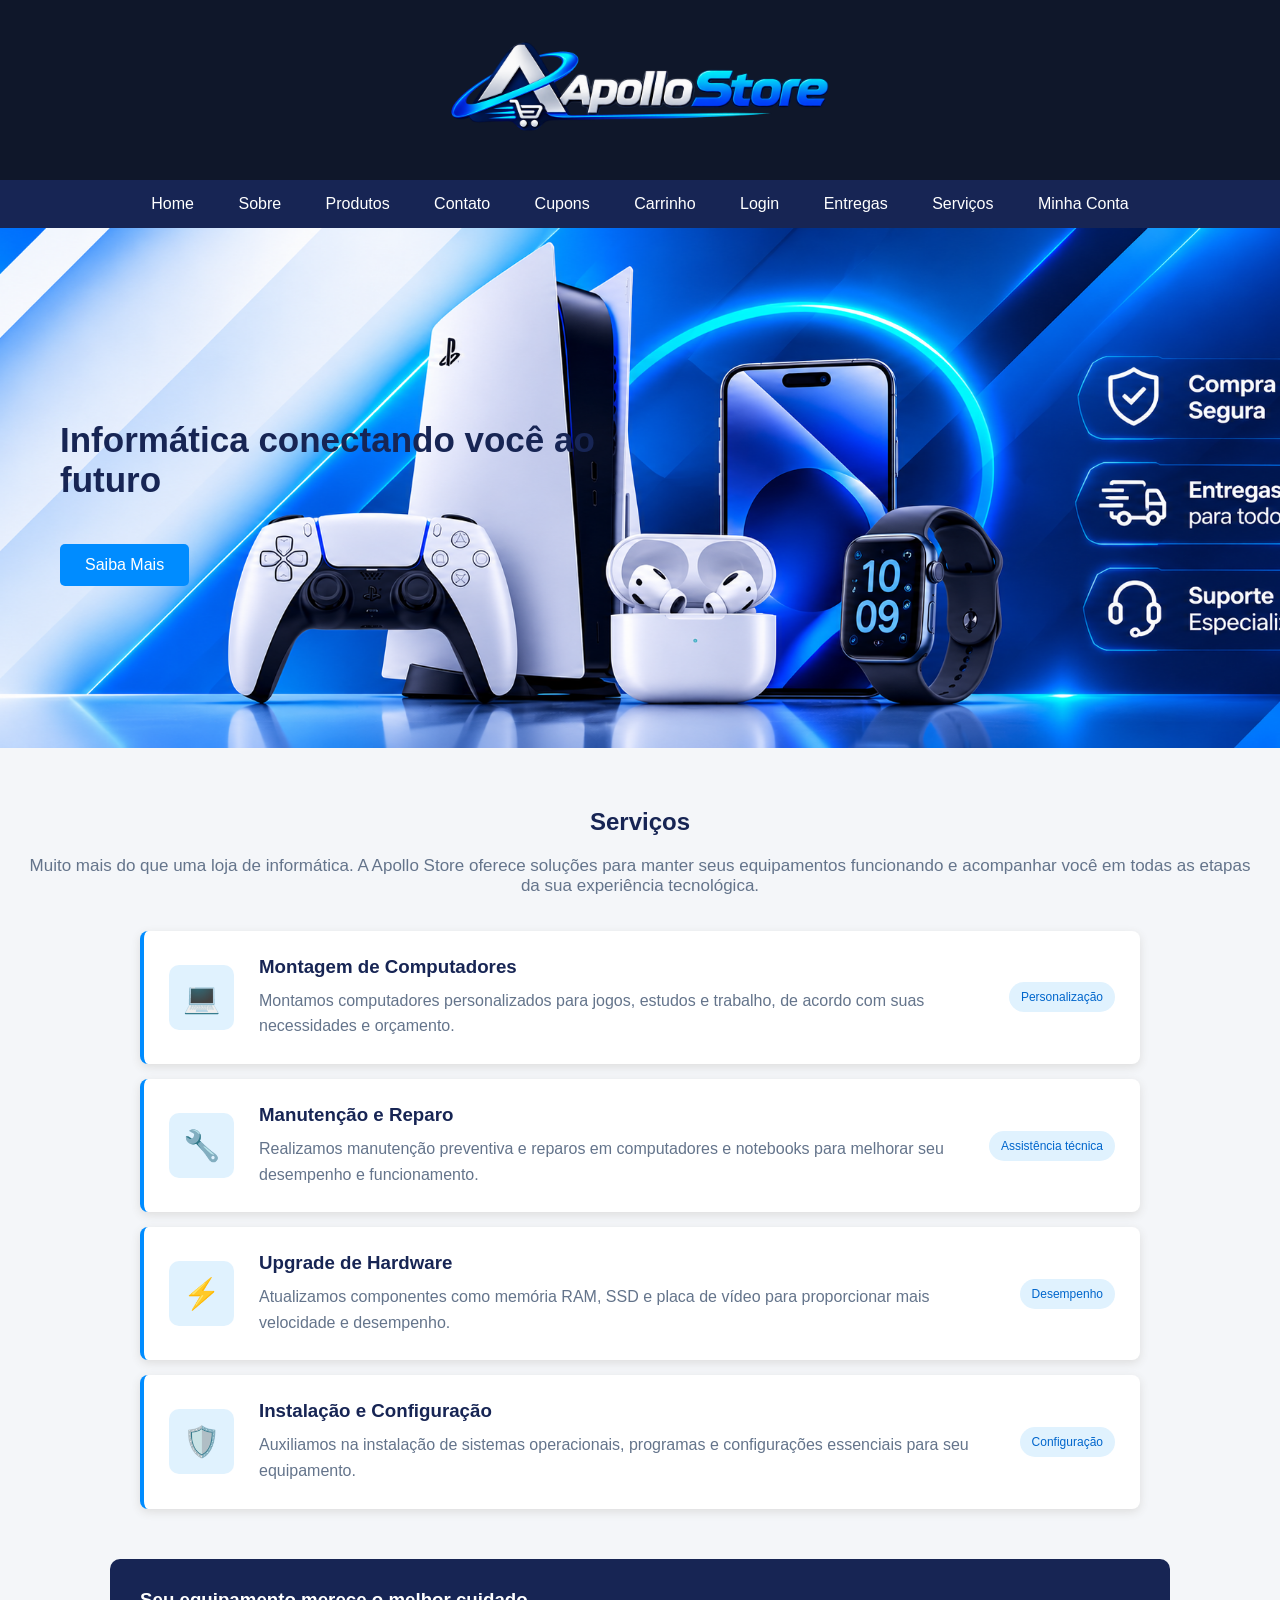
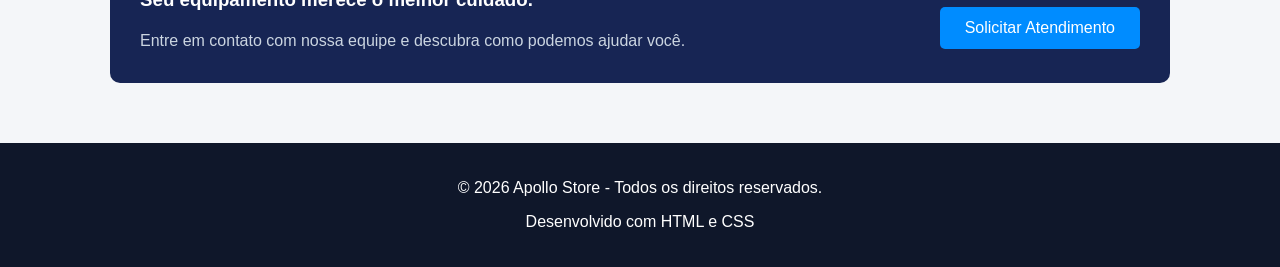
<file: servicos.html>
<!DOCTYPE html>
<html lang="pt-br">

<head>
    <meta charset="UTF-8">
    <meta name="viewport" content="width=device-width, initial-scale=1.0">
    <link rel="icon" type="image/png" href="./img/logo.png">

    <title>Apollo Store</title>

    <link rel="stylesheet" href="css/estilos.css">
</head>

<body>

    <header>

        <div class="logo">

            <img src="img/logo.png" alt="Logo">

        </div>

    </header>

    <nav>
        <a href="index.html">Home</a>
        <a href="sobre.html">Sobre</a>
        <a href="produtos.html">Produtos</a>
        <a href="contato.html">Contato</a>
        <a href="cupons.html">Cupons</a>
        <a href="carrinho.html">Carrinho</a>
        <a href="login.html">Login</a>
        <a href="entregas.html">Entregas</a>
        <a class="ativo" href="servicos.html">Serviços</a>
        <a href="minhaconta.html">Minha Conta</a>
    </nav>

    <main>

        <section class="banner" id="inicio">

            <div class="texto-banner">

                <h2>Informática conectando você ao futuro</h2>

                <a href="#sobre" class="botao">Saiba Mais</a>

            </div>

        </section>

        <section class="conteudo">

            <h2>Serviços</h2>

            <p class="descricao-contato">
                Muito mais do que uma loja de informática.
                A Apollo Store oferece soluções para manter
                seus equipamentos funcionando e acompanhar
                você em todas as etapas da sua experiência tecnológica.
            </p>

            <div class="servicos-lista">

                <div class="servico-item">

                    <div class="servico-icone">💻</div>

                    <div class="servico-texto">
                        <h3>Montagem de Computadores</h3>

                        <p>
                            Montamos computadores personalizados para
                            jogos, estudos e trabalho, de acordo com
                            suas necessidades e orçamento.
                        </p>
                    </div>

                    <span class="servico-tag">Personalização</span>

                </div>

                <div class="servico-item">

                    <div class="servico-icone">🔧</div>

                    <div class="servico-texto">
                        <h3>Manutenção e Reparo</h3>

                        <p>
                            Realizamos manutenção preventiva e reparos
                            em computadores e notebooks para melhorar
                            seu desempenho e funcionamento.
                        </p>
                    </div>

                    <span class="servico-tag">Assistência técnica</span>

                </div>

                <div class="servico-item">

                    <div class="servico-icone">⚡</div>

                    <div class="servico-texto">
                        <h3>Upgrade de Hardware</h3>

                        <p>
                            Atualizamos componentes como memória RAM,
                            SSD e placa de vídeo para proporcionar
                            mais velocidade e desempenho.
                        </p>
                    </div>

                    <span class="servico-tag">Desempenho</span>

                </div>

                <div class="servico-item">

                    <div class="servico-icone">🛡️</div>

                    <div class="servico-texto">
                        <h3>Instalação e Configuração</h3>

                        <p>
                            Auxiliamos na instalação de sistemas
                            operacionais, programas e configurações
                            essenciais para seu equipamento.
                        </p>
                    </div>

                    <span class="servico-tag">Configuração</span>

                </div>

            </div>

            <div class="servicos-destaque">

                <div>
                    <h3>Seu equipamento merece o melhor cuidado.</h3>

                    <p>
                        Entre em contato com nossa equipe e descubra
                        como podemos ajudar você.
                    </p>
                </div>

                <a href="contato.html" class="botao">
                    Solicitar Atendimento
                </a>

            </div>

        </section>

    </main>

    <footer id="contato">

        <p>&copy; 2026 Apollo Store - Todos os direitos reservados.</p>

        <p>Desenvolvido com HTML e CSS</p>

    </footer>

    <script src="js/scripts.js"></script>

</body>

</html>
</file>
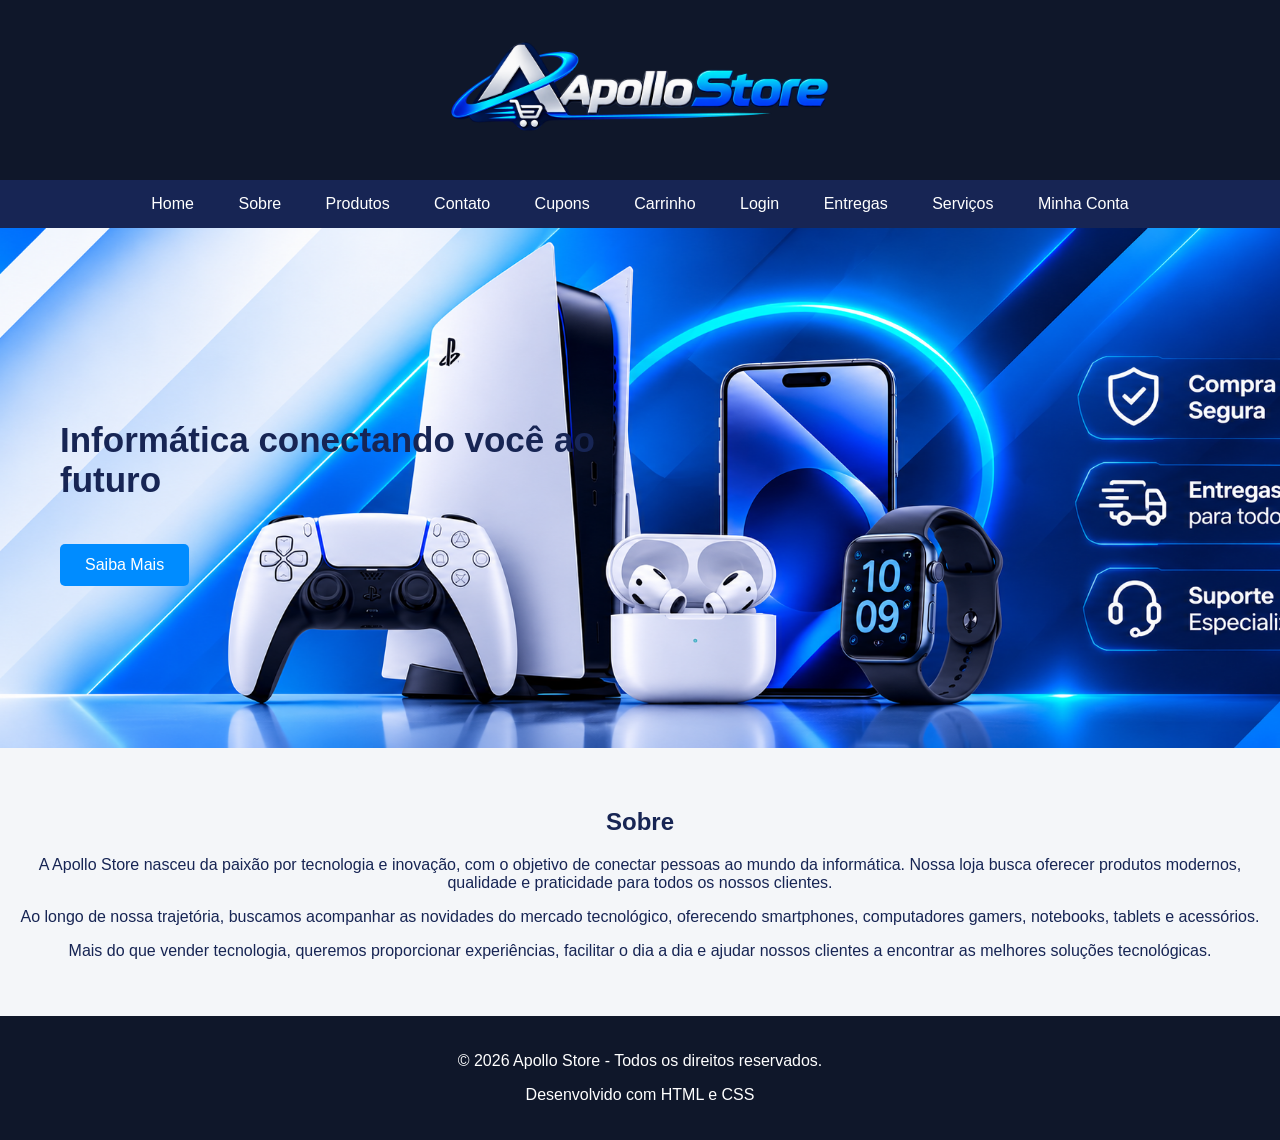
<file: sobre.html>
<!DOCTYPE html>
<html lang="pt-br">
<head>
    <meta charset="UTF-8">
    <meta name="viewport" content="width=device-width, initial-scale=1.0">
    <link rel="icon" type="image/png" href="./img/logo.png">
    <title>Apollo Store</title>
    <link rel="stylesheet" href="css/estilos.css">
</head>
<body>
    <header>
        <div class="logo">
            <img src="img/logo.png" alt="Logo">
        </div>
    </header>

    <nav>
        <a href="index.html">Home</a>
        <a class="ativo" href="sobre.html">Sobre</a>
        <a href="produtos.html">Produtos</a>
        <a href="contato.html">Contato</a>
        <a href="cupons.html">Cupons</a>
        <a href="carrinho.html">Carrinho</a>
        <a href="login.html">Login</a>
        <a href="entregas.html">Entregas</a>
        <a href="servicos.html">Serviços</a>
        <a href="minhaconta.html">Minha Conta</a>
    </nav>

    <main>
        <section class="banner" id="inicio">
            <div class="texto-banner">
                <h2>Informática conectando você ao futuro</h2>
                <a href="#sobre" class="botao">Saiba Mais</a>
            </div>
        </section>

        <section class="conteudo">
            <h2>Sobre</h2>
            <p>
                A Apollo Store nasceu da paixão por tecnologia e inovação,
                com o objetivo de conectar pessoas ao mundo da informática.
                Nossa loja busca oferecer produtos modernos, qualidade
                e praticidade para todos os nossos clientes.
            </p>
            <p>
                Ao longo de nossa trajetória, buscamos acompanhar as
                novidades do mercado tecnológico, oferecendo smartphones,
                computadores gamers, notebooks, tablets e acessórios.
            </p>
            <p>
                Mais do que vender tecnologia, queremos proporcionar
                experiências, facilitar o dia a dia e ajudar nossos
                clientes a encontrar as melhores soluções tecnológicas.
            </p>
        </section>
    </main>

    <footer id="contato">
        <p>&copy; 2026 Apollo Store - Todos os direitos reservados.</p>
        <p>Desenvolvido com HTML e CSS</p>
    </footer>

    <script src="js/scripts.js"></script>
</body>
</html>
</file>
<file: css/estilos.css>
/* ========================================
   CONFIGURAÇÕES GERAIS
======================================== */

body {
    margin: 0;
    font-family: sans-serif;
    background-color: #f4f6f9;
    color: #172554;
}

/* ========================================
   CABEÇALHO E LOGO
======================================== */

header {
    background-color: #0f172a;
    color: white;
    padding: 15px 20px;
}

.logo {
    display: flex;
    justify-content: center;
}

.logo img {
    width: 400px;
    height: 150px;
    object-fit: contain;
}

/* ========================================
   MENU DE NAVEGAÇÃO
======================================== */

nav {
    background-color: #172554;
    text-align: center;
    padding: 15px;
}

nav a {
    color: white;
    text-decoration: none;
    margin: 20px;
}

nav a:hover {
    color: #008cff;
}

/* ========================================
   BANNER PRINCIPAL
======================================== */

.banner {
    background: url("../img/banner.png") center / cover no-repeat;
    color: #172554;
    min-height: 400px;
    padding: 60px;
    display: flex;
    align-items: center;
}

.texto-banner {
    max-width: 550px;
}

.banner h2 {
    font-size: 35px;
}

/* ========================================
   BOTÕES
======================================== */

.botao {
    display: inline-block;
    background-color: #008cff;
    color: white;
    padding: 12px 25px;
    text-decoration: none;
    border-radius: 5px;
    margin-top: 15px;
}

.botao:hover,
.contato-card a:hover {
    background-color: #0066cc;
}

/* ========================================
   CONTEÚDO E CARDS
======================================== */

.conteudo {
    padding: 40px 20px;
    text-align: center;
}

.cards {
    display: flex;
    gap: 20px;
    margin-top: 30px;
}

.card {
    background-color: white;
    padding: 25px;
    flex: 1;
    border-radius: 10px;
    box-shadow: 0 3px 10px #ddd;
    transition: 0.3s;
}

.card:hover,
.contato-card:hover,
.cupom-card:hover {
    transform: translateY(-5px);
    box-shadow: 0 5px 15px #bbb;
}

.card h3 {
    color: #008cff;
}

.card img {
    width: 100%;
    height: 180px;
    object-fit: contain;
    margin-bottom: 15px;
}

.card .preco {
    color: #008cff;
    font-size: 22px;
    margin-top: 20px;
}

/* ========================================
   CATEGORIAS DE PRODUTOS
======================================== */

.categoria {
    margin-top: 50px;
}

.categoria h2 {
    color: #172554;
    font-size: 26px;
    border-bottom: 3px solid #008cff;
    padding-bottom: 10px;
    margin-bottom: 25px;
}

/* ========================================
   CONTATO
======================================== */

.descricao-contato,
.descricao-cupons {
    color: #64748b;
    font-size: 17px;
    margin-bottom: 35px;
}

.contatos {
    display: grid;
    grid-template-columns: repeat(4, 1fr);
    gap: 20px;
    margin-top: 30px;
}

.contato-card {
    background-color: white;
    padding: 25px 15px;
    border-radius: 10px;
    box-shadow: 0 3px 10px #ddd;
    transition: 0.3s;
}

.icone-contato {
    font-size: 40px;
    margin-bottom: 10px;
}

.contato-card h3 {
    color: #008cff;
    font-size: 20px;
}

.contato-card p {
    color: #64748b;
    font-size: 14px;
    line-height: 1.5;
    min-height: 65px;
}

.contato-card a {
    display: inline-block;
    background-color: #008cff;
    color: white;
    text-decoration: none;
    padding: 10px 15px;
    border-radius: 5px;
    font-size: 13px;
}

/* ========================================
   CUPONS
======================================== */

.cupons {
    display: grid;
    grid-template-columns: repeat(3, 1fr);
    gap: 25px;
    margin-top: 30px;
}

.cupom-card {
    background-color: white;
    padding: 25px;
    border-radius: 10px;
    box-shadow: 0 3px 10px #ddd;
    transition: 0.3s;
}

.cupom-card h3 {
    color: #172554;
    font-size: 21px;
}

.cupom-card p {
    color: #64748b;
    line-height: 1.5;
}

.desconto {
    display: inline-block;
    background-color: #008cff;
    color: white;
    font-size: 24px;
    font-weight: bold;
    padding: 10px 20px;
    border-radius: 5px;
    margin: 10px 0;
}

.codigo {
    background-color: #e0f2fe;
    color: #172554 !important;
    font-size: 19px;
    font-weight: bold;
    padding: 12px;
    border: 2px dashed #008cff;
    border-radius: 5px;
}

.validade {
    font-size: 13px;
}

/* ========================================
   RODAPÉ
======================================== */

footer {
    background-color: #0f172a;
    color: white;
    text-align: center;
    padding: 20px;
}

/* ========================================
   CARRINHO DE COMPRAS
======================================== */

.descricao-carrinho {
    color: #64748b;
    font-size: 17px;
    margin-bottom: 35px;
}

.carrinho-container {
    display: grid;
    grid-template-columns: 2fr 1fr;
    gap: 30px;
    max-width: 1100px;
    margin: 30px auto;
    text-align: left;
}

.carrinho-produtos {
    display: flex;
    flex-direction: column;
    gap: 20px;
}

.produto-carrinho {
    display: flex;
    align-items: center;
    gap: 20px;
    background-color: white;
    padding: 20px;
    border-radius: 10px;
    box-shadow: 0 3px 10px #ddd;
}

.produto-carrinho img {
    width: 120px;
    height: 120px;
    object-fit: contain;
}

.produto-info {
    flex: 1;
}

.produto-info h3 {
    color: #172554;
    font-size: 18px;
    margin-top: 0;
}

.produto-info p {
    color: #64748b;
    font-size: 14px;
    line-height: 1.5;
}

.preco-produto {
    color: #008cff;
    font-size: 20px;
    font-weight: bold;
}

.quantidade {
    display: flex;
    flex-direction: column;
    align-items: center;
    gap: 8px;
}

.quantidade span {
    color: #64748b;
    font-size: 13px;
}

.quantidade strong {
    background-color: #e0f2fe;
    color: #172554;
    padding: 8px 15px;
    border-radius: 5px;
}

.resumo-carrinho {
    background-color: white;
    padding: 25px;
    border-radius: 10px;
    box-shadow: 0 3px 10px #ddd;
    height: fit-content;
}

.resumo-carrinho h3 {
    color: #172554;
    margin-top: 0;
    margin-bottom: 25px;
}

.resumo-linha {
    display: flex;
    justify-content: space-between;
    gap: 10px;
    margin-bottom: 18px;
    color: #64748b;
}

.frete-gratis {
    color: #16a34a;
    font-weight: bold;
}

.resumo-linha.total {
    border-top: 1px solid #ddd;
    padding-top: 20px;
    color: #172554;
    font-size: 20px;
    font-weight: bold;
}

.continuar-comprando {
    display: block;
    text-align: center;
    margin-top: 25px;
}

.aviso-carrinho {
    color: #64748b;
    font-size: 12px;
    text-align: center;
    margin-top: 20px;
}

/* ========================================
   SERVIÇOS
======================================== */

.servicos-lista {
    max-width: 1000px;
    margin: 35px auto;
    display: flex;
    flex-direction: column;
    gap: 15px;
    text-align: left;
}

.servico-item {
    display: flex;
    align-items: center;
    gap: 25px;
    background-color: white;
    padding: 25px;
    border-left: 4px solid #008cff;
    border-radius: 8px;
    box-shadow: 0 3px 10px #ddd;
    transition: 0.3s;
}

.servico-item:hover {
    transform: translateX(5px);
    box-shadow: 0 5px 15px #bbb;
}

.servico-icone {
    background-color: #e0f2fe;
    color: #008cff;
    font-size: 30px;
    min-width: 65px;
    height: 65px;
    display: flex;
    align-items: center;
    justify-content: center;
    border-radius: 10px;
}

.servico-texto {
    flex: 1;
}

.servico-texto h3 {
    color: #172554;
    margin: 0 0 10px;
}

.servico-texto p {
    color: #64748b;
    line-height: 1.6;
    margin: 0;
}

.servico-tag {
    background-color: #e0f2fe;
    color: #0066cc;
    padding: 8px 12px;
    border-radius: 20px;
    font-size: 12px;
    white-space: nowrap;
}

.servicos-destaque {
    max-width: 1000px;
    margin: 50px auto 20px;
    padding: 30px;
    background-color: #172554;
    color: white;
    border-radius: 10px;
    display: flex;
    align-items: center;
    justify-content: space-between;
    gap: 20px;
    text-align: left;
}

.servicos-destaque h3 {
    margin-top: 0;
}

.servicos-destaque p {
    color: #cbd5e1;
    line-height: 1.5;
    margin-bottom: 0;
}

.servicos-destaque .botao {
    flex-shrink: 0;
}

/* ========================================
   LOGIN
======================================== */

.descricao-login {
    color: #64748b;
    margin-bottom: 30px;
}

.login-container {
    display: flex;
    max-width: 850px;
    margin: 30px auto;
    background-color: white;
    border-radius: 12px;
    overflow: hidden;
    box-shadow: 0 5px 20px #ddd;
    text-align: left;
}

.login-imagem {
    background-color: #172554;
    color: white;
    flex: 1;
    padding: 35px;
    display: flex;
    flex-direction: column;
    justify-content: center;
    align-items: center;
    text-align: center;
}

.login-imagem img {
    width: 180px;
    height: 120px;
    object-fit: contain;
}

.login-imagem h3 {
    margin-bottom: 10px;
}

.login-imagem p {
    color: #cbd5e1;
    line-height: 1.5;
}

.login-formulario {
    flex: 1;
    padding: 40px;
}

.login-formulario h3 {
    color: #172554;
    margin-top: 0;
    margin-bottom: 25px;
}

.login-formulario form {
    display: flex;
    flex-direction: column;
}

.login-formulario label {
    font-size: 14px;
    margin-bottom: 8px;
    color: #172554;
}

.login-formulario input[type="email"],
.login-formulario input[type="password"] {
    padding: 12px;
    border: 1px solid #cbd5e1;
    border-radius: 5px;
    margin-bottom: 20px;
    font-size: 14px;
    outline: none;
}

.login-formulario input:focus {
    border-color: #008cff;
}

.lembrar-login {
    display: flex;
    align-items: center;
    gap: 8px;
    margin-bottom: 20px;
}

.lembrar-login input {
    accent-color: #008cff;
}

.lembrar-login label {
    margin: 0;
}

.botao-login {
    background-color: #008cff;
    color: white;
    border: none;
    padding: 13px;
    border-radius: 5px;
    font-size: 16px;
    cursor: pointer;
    transition: 0.3s;
}

.botao-login:hover {
    background-color: #0066cc;
}

#mensagem-login {
    text-align: center;
    color: #008cff;
    font-size: 14px;
    margin-top: 15px;
}

/* ========================================
   MINHA CONTA
======================================== */

.descricao-conta {
    color: #64748b;
    margin-bottom: 35px;
}

.conta-container {
    display: grid;
    grid-template-columns: 260px 1fr;
    gap: 25px;
    max-width: 1100px;
    margin: 30px auto;
    text-align: left;
}

/* MENU LATERAL */

.conta-menu,
.conta-informacoes {
    background-color: white;
    border-radius: 10px;
    box-shadow: 0 3px 10px #ddd;
}

.conta-menu {
    overflow: hidden;
}

.conta-perfil {
    background-color: #172554;
    color: white;
    padding: 25px;
    text-align: center;
}

.perfil-icone {
    background-color: #008cff;
    width: 65px;
    height: 65px;
    border-radius: 50%;
    margin: auto;
    display: grid;
    place-items: center;
    font-size: 30px;
}

.conta-perfil p {
    color: #cbd5e1;
    font-size: 13px;
}

.menu-conta {
    display: flex;
    flex-direction: column;
    padding: 10px;
    background-color: #e0f2fe;

}

.menu-conta a {
    color: #172554;
    text-decoration: none;
    padding: 13px;
    border-radius: 5px;
}

.menu-conta a:hover {
    background-color: #e0f2fe;
    color: #008cff;
}

/* INFORMAÇÕES */

.conta-informacoes {
    padding: 30px;
}

.conta-boas-vindas {
    border-bottom: 2px solid #e2e8f0;
    margin-bottom: 20px;
    padding-bottom: 15px;
}

.conta-secao {
    padding: 20px 0;
    border-bottom: 1px solid #e2e8f0;
    scroll-margin-top: 20px;
}

.conta-secao:last-child {
    border: none;
}

.conta-secao h3 {
    color: #008cff;
}

.conta-boas-vindas p,
.conta-secao p {
    color: #64748b;
    font-size: 14px;
    line-height: 1.5;
}

.dados-linha {
    display: flex;
    flex-wrap: wrap;
    gap: 25px;
}

.dados-linha div {
    display: flex;
    flex-direction: column;
    gap: 8px;
    min-width: 150px;
}

.dados-linha span {
    color: #64748b;
    font-size: 13px;
}

.dados-linha strong {
    color: #172554;
    font-size: 14px;
}

.conta-link {
    color: #008cff;
    text-decoration: none;
    font-weight: bold;
}

.conta-link:hover {
    color: #0066cc;
}

/* RESPONSIVIDADE */

@media (max-width: 700px) {
    .conta-container {
        grid-template-columns: 1fr;
    }

    .conta-informacoes {
        padding: 20px;
    }

    .dados-linha {
        flex-direction: column;
    }
}

/* ========================================
   RESPONSIVIDADE
======================================== */

@media (max-width: 900px) {
    .carrinho-container {
        grid-template-columns: 1fr;
    }

    .contatos,
    .cupons {
        grid-template-columns: repeat(2, 1fr);
    }
}

@media (max-width: 600px) {
    .produto-carrinho {
        flex-direction: column;
        text-align: center;
    }

    .produto-carrinho img {
        width: 150px;
        height: 150px;
    }

    .quantidade {
        flex-direction: row;
    }

    .resumo-carrinho {
        padding: 20px;
    }

    .servico-item {
        flex-direction: column;
        align-items: flex-start;
        gap: 15px;
    }

    .servicos-destaque {
        flex-direction: column;
        align-items: flex-start;
    }

    .cards,
    .contatos,
    .cupons {
        flex-direction: column;
        grid-template-columns: 1fr;
    }

    nav a {
        margin: 8px;
    }

    .banner {
        min-height: 350px;
        padding: 30px;
    }

    .banner h2 {
        font-size: 26px;
    }

    .categoria h2 {
        font-size: 23px;
    }

    .card img {
        height: 160px;
    }

    .login-container {
        flex-direction: column;
    }

    .login-imagem {
        padding: 25px;
    }

    .login-formulario {
        padding: 25px;
    }
}
</file>
